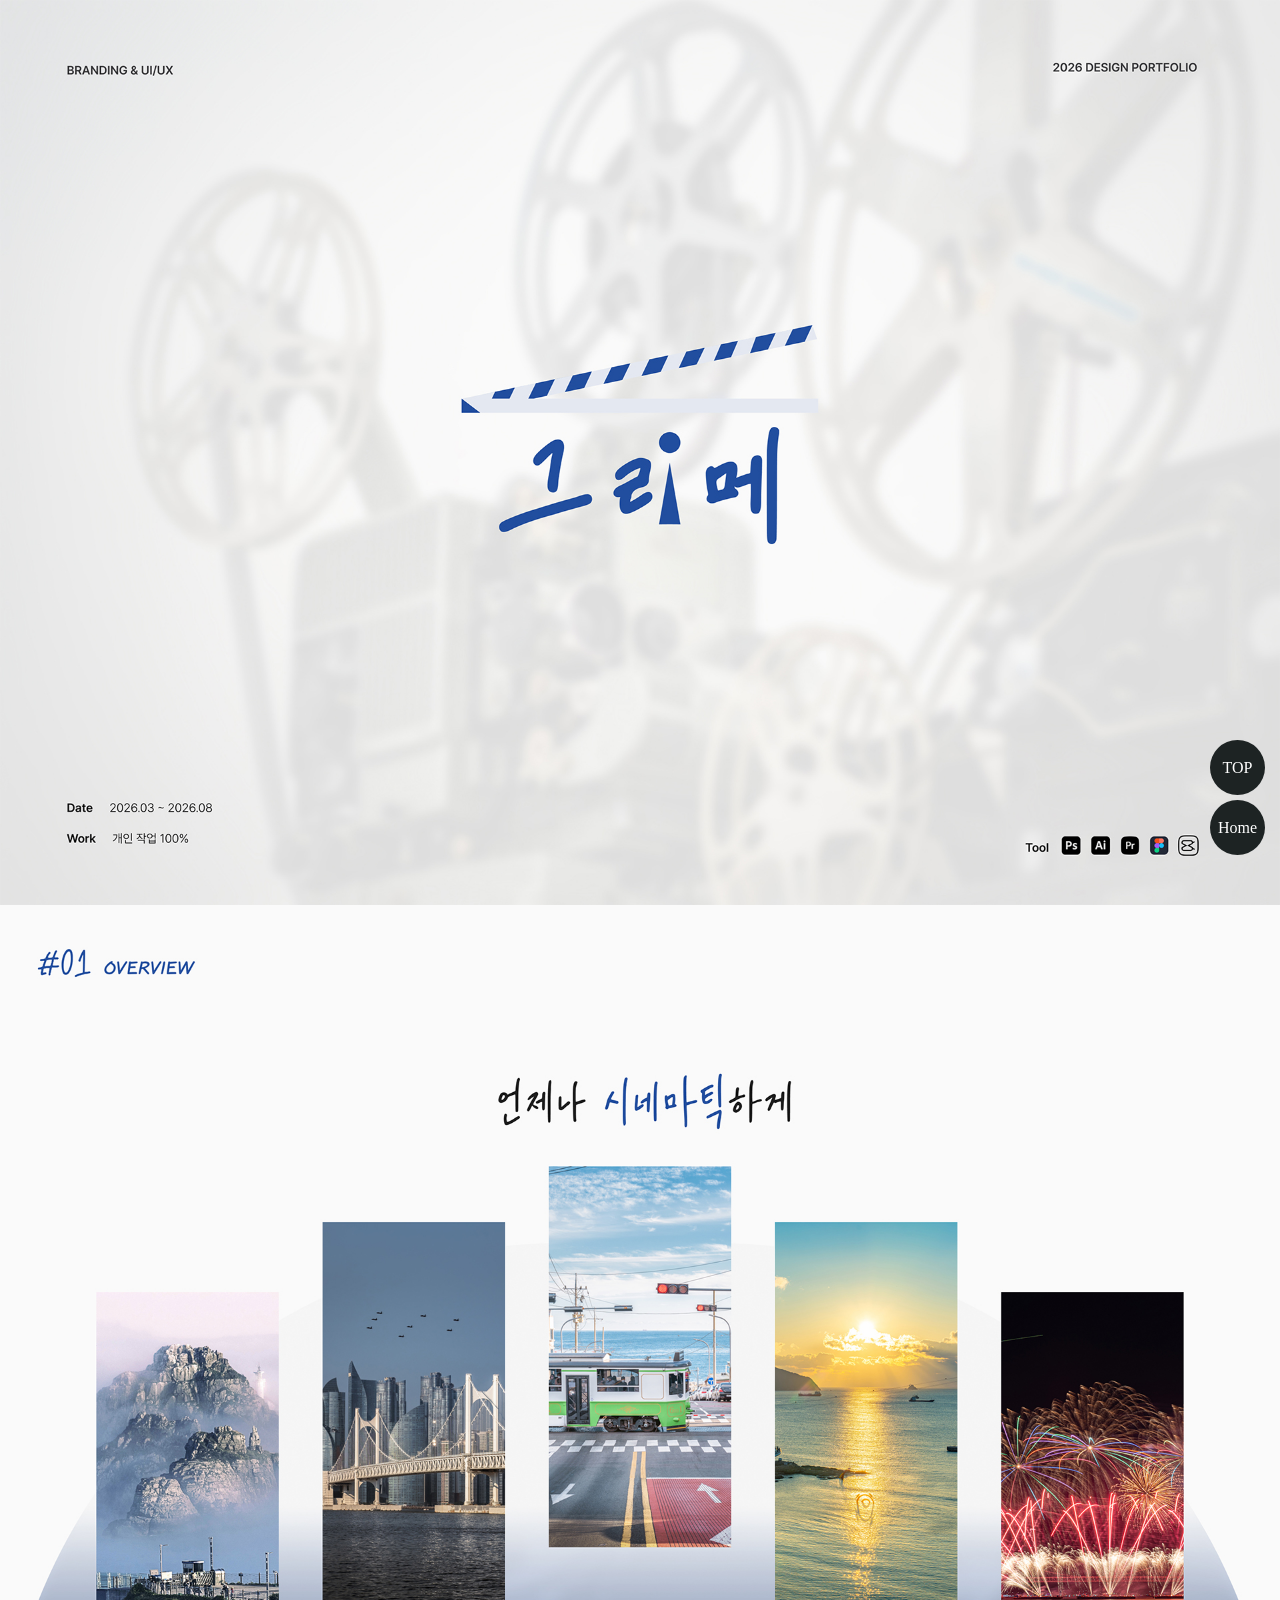
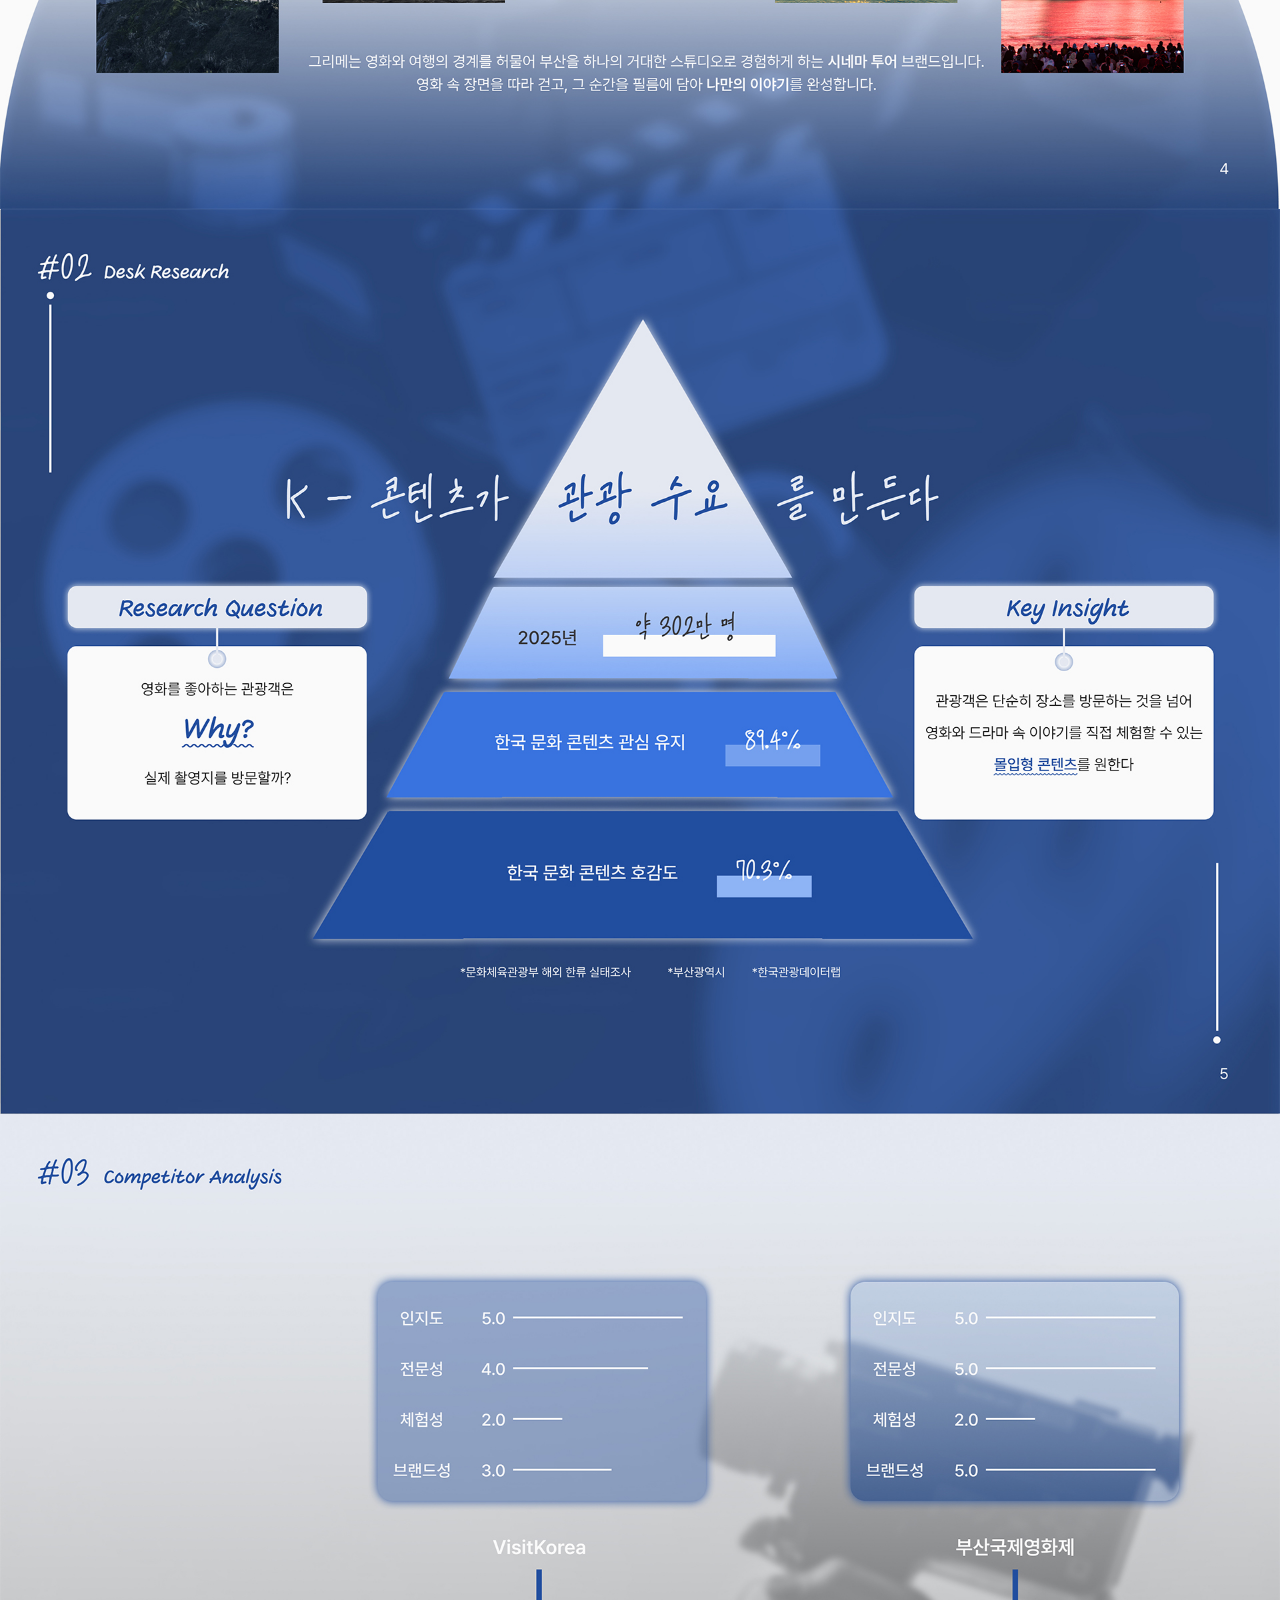
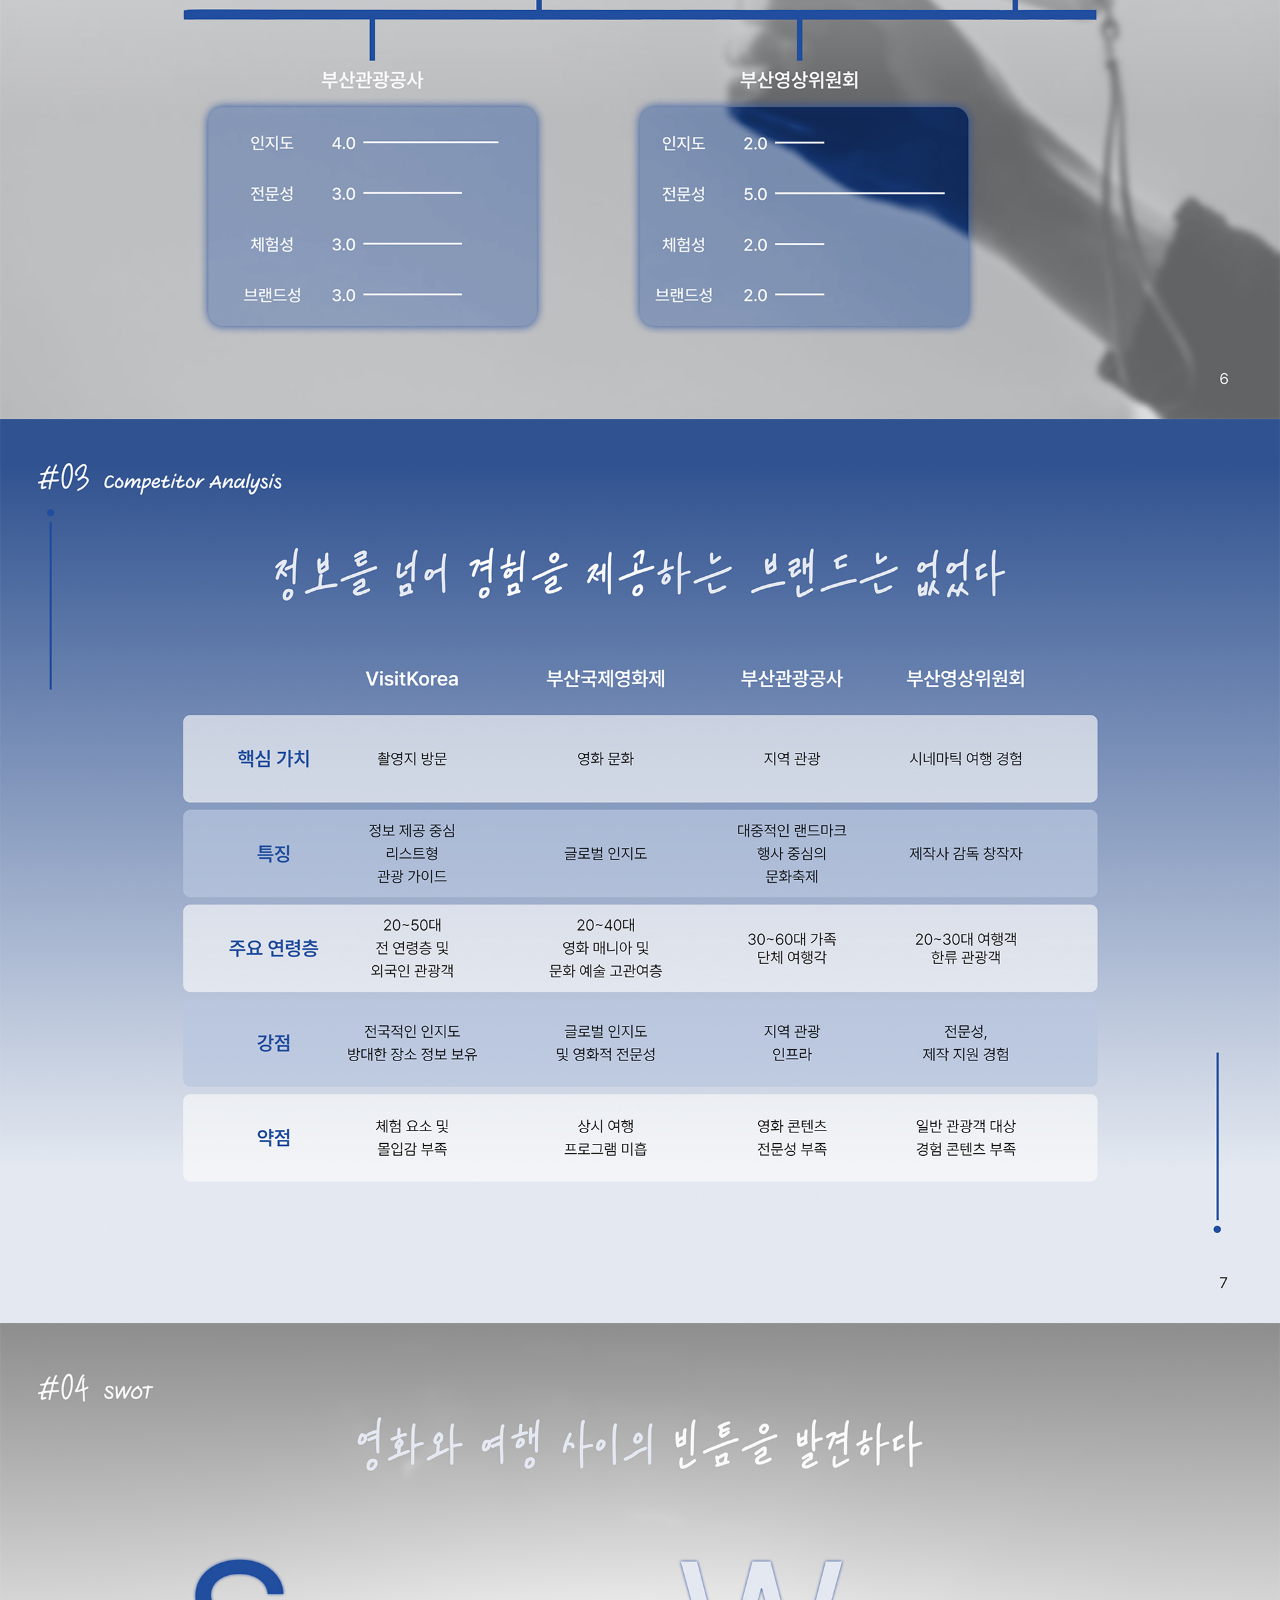
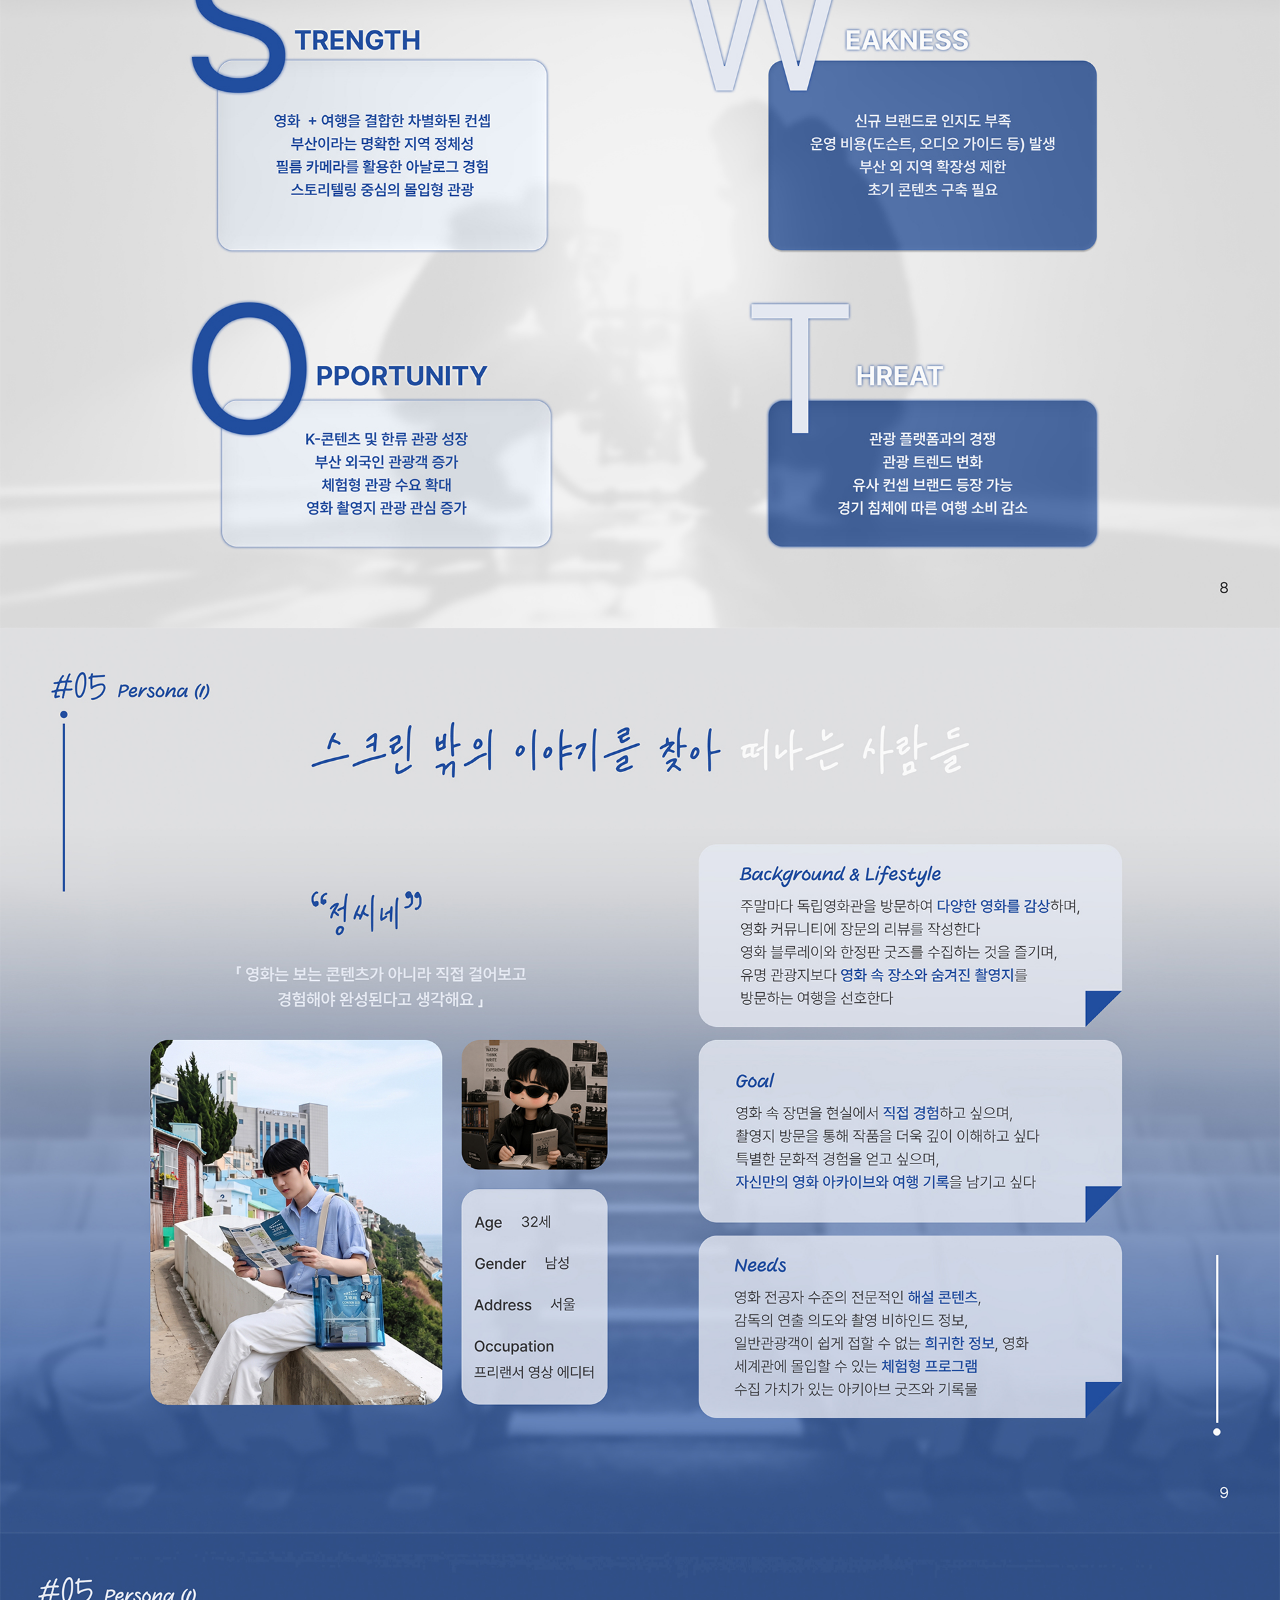
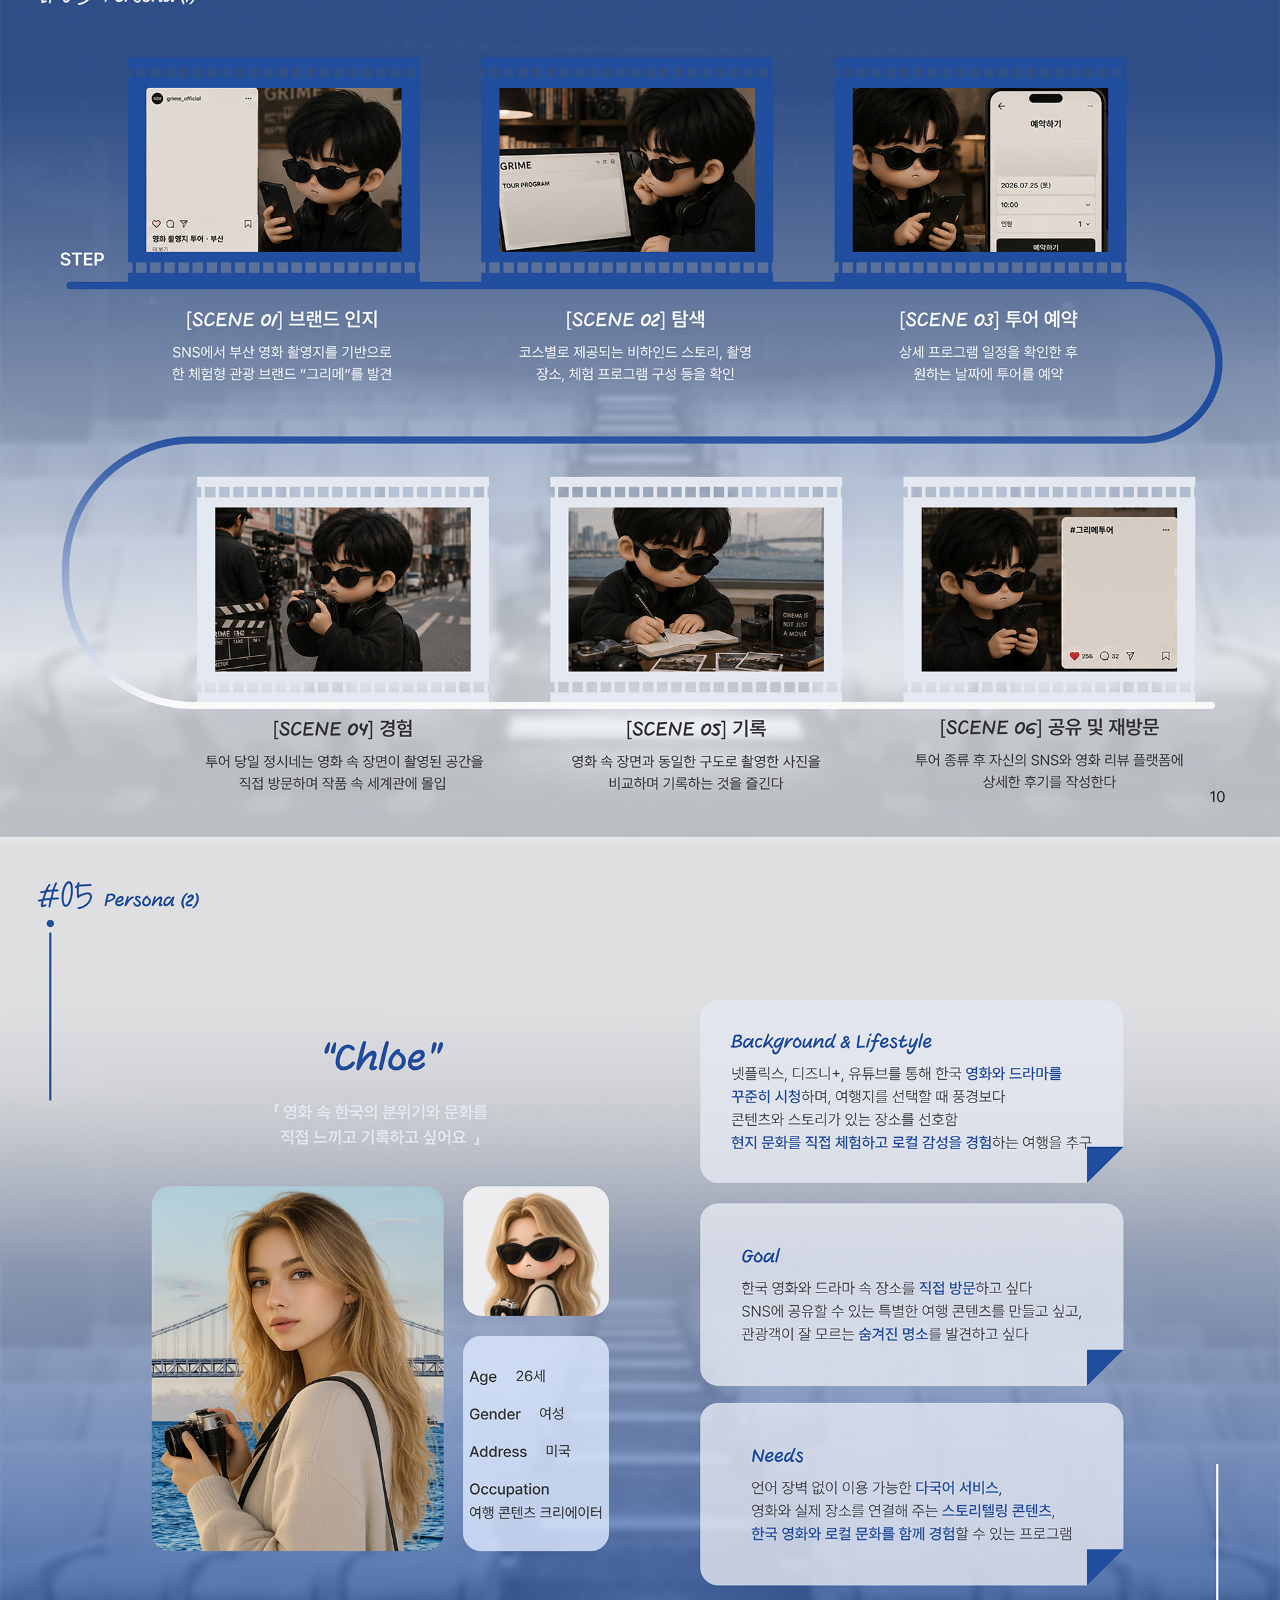
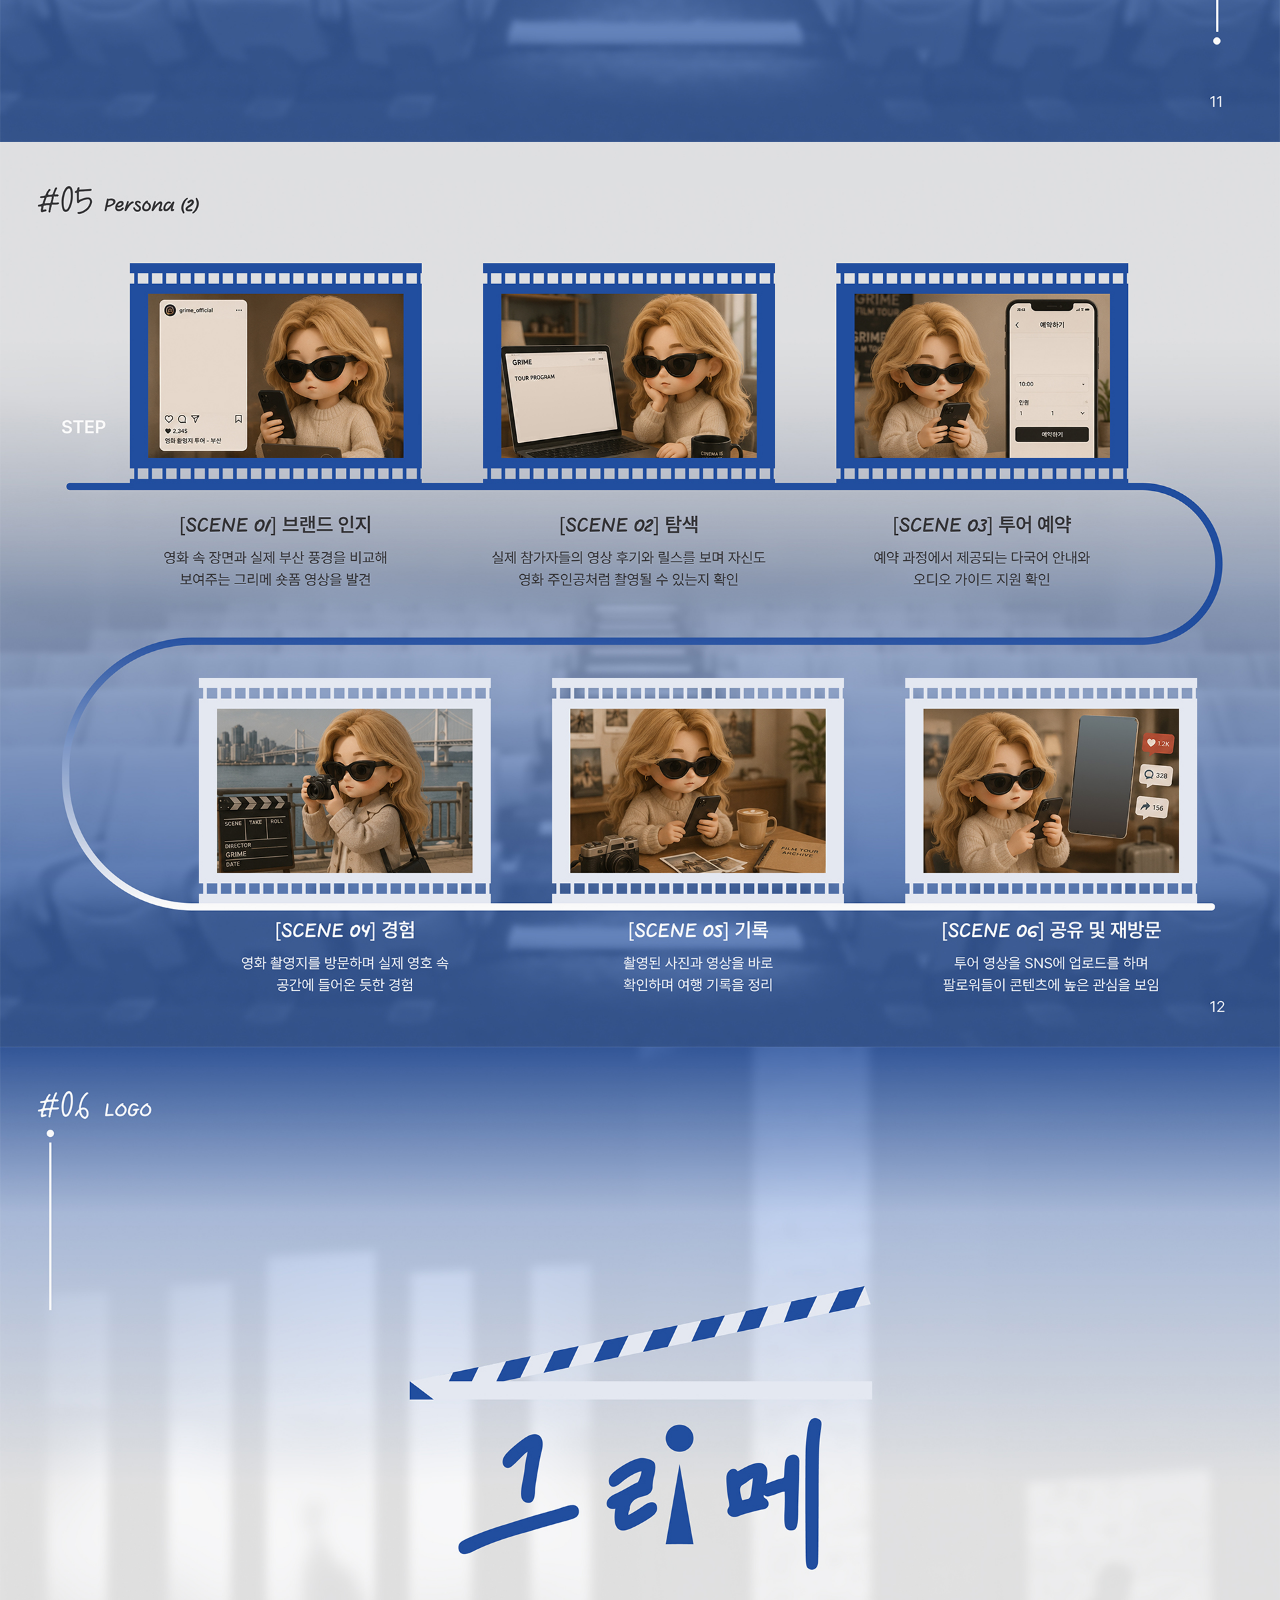
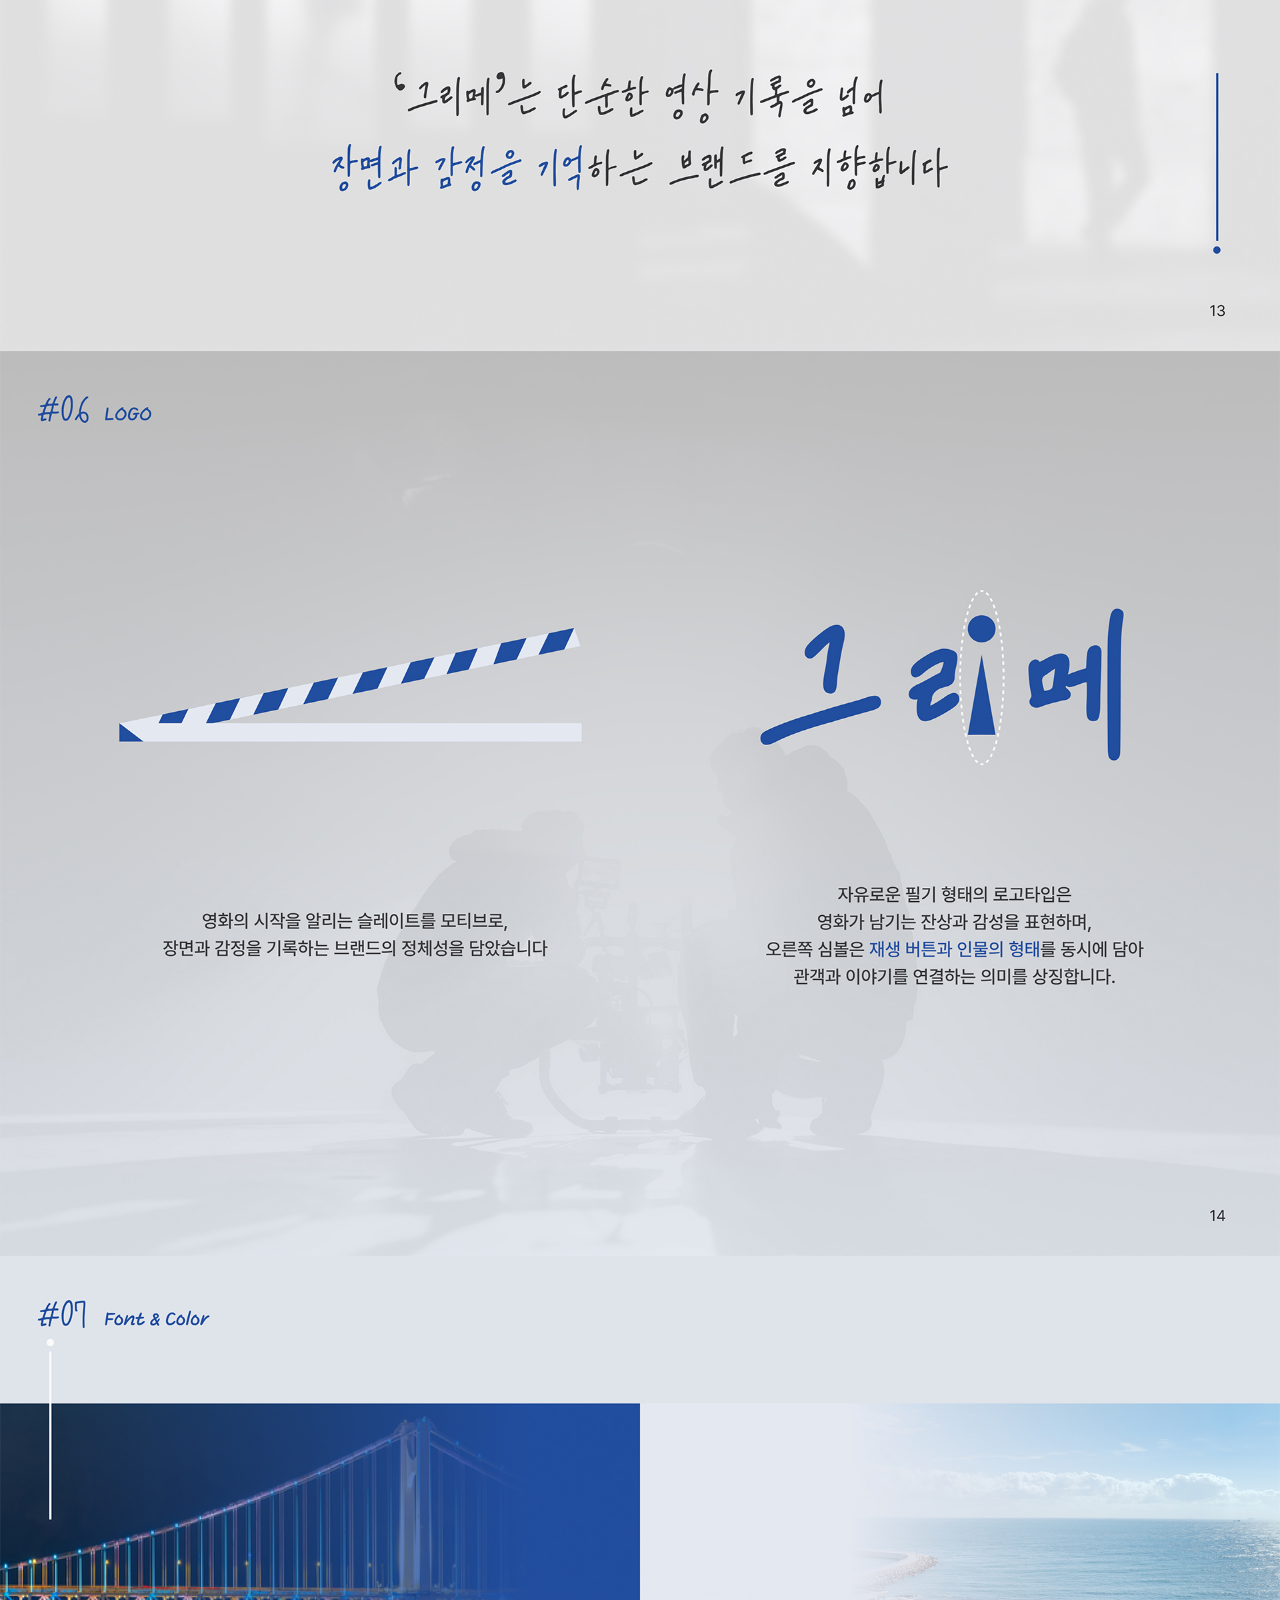
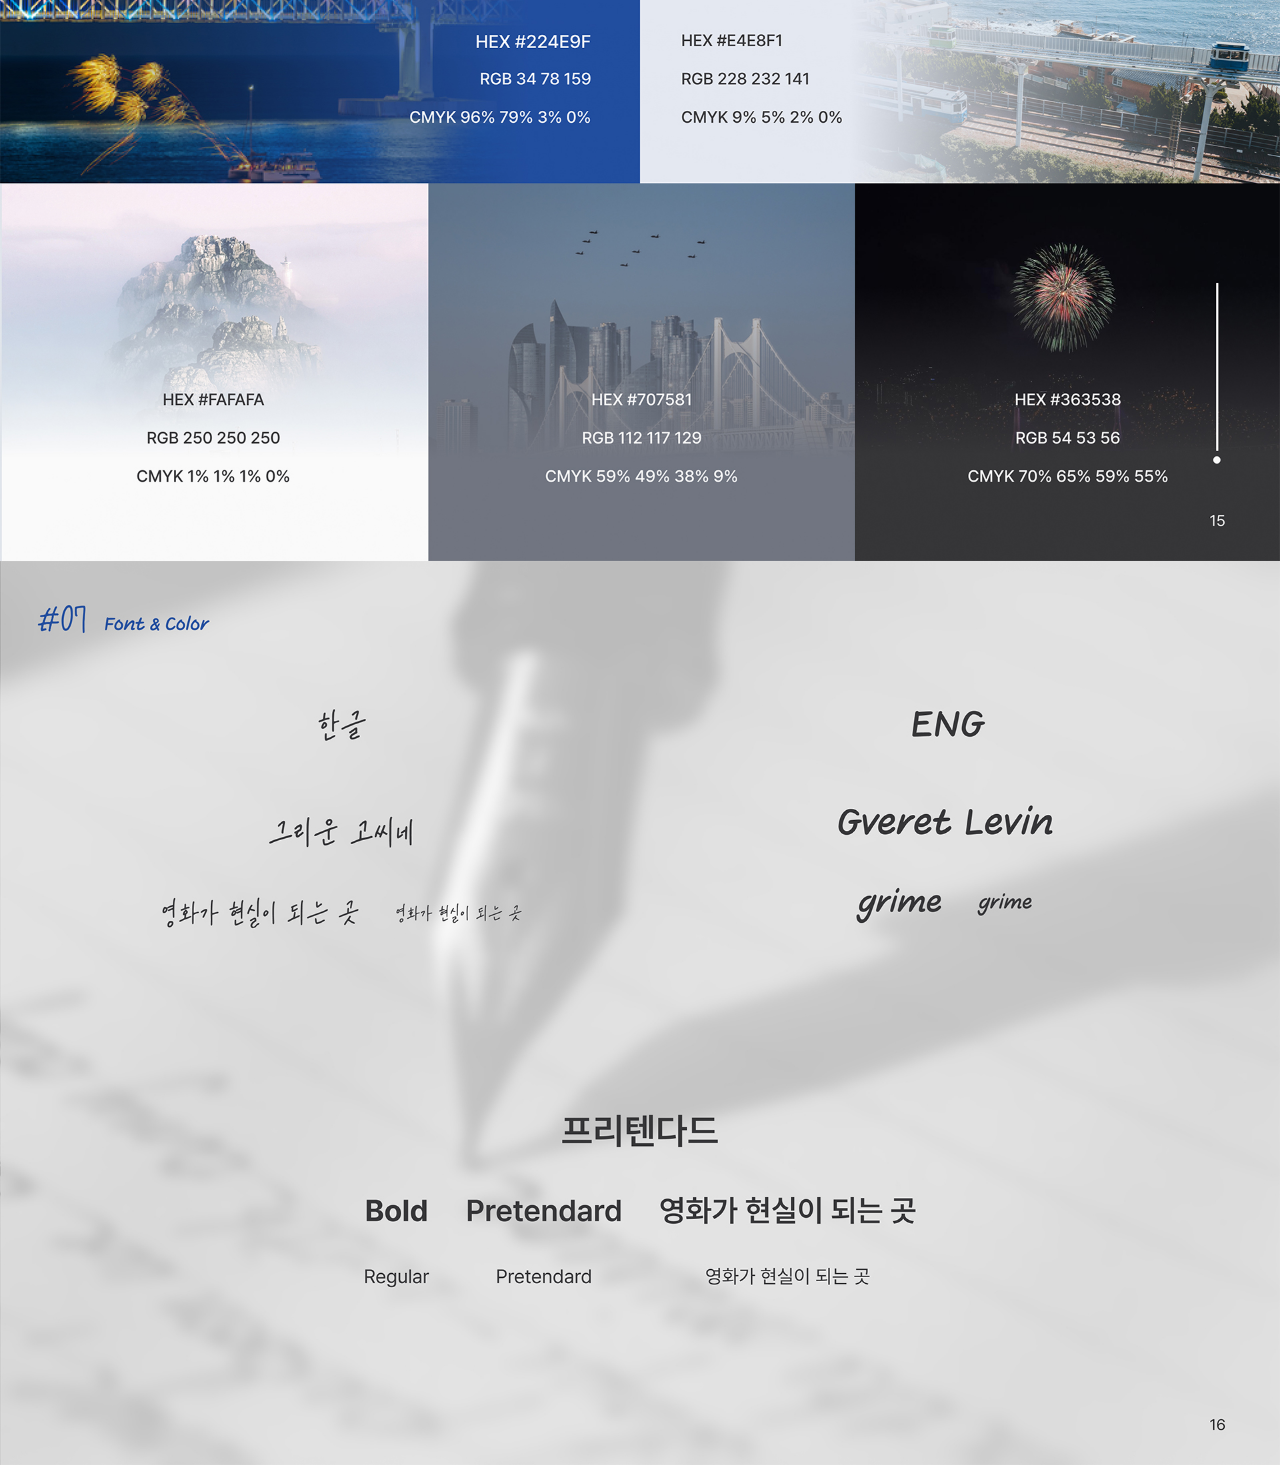
<file: brand_planning.html>
<!doctype html>
<html>
	<head>
		<title>Grime_planning</title>
		<meta charset="utf-8">
		<meta name="viewport" content="width=device-width, initial-scale=1">
		<meta http-equiv="X-UA-Compatible" content="IE=edge">
		<link rel="shortcut icon" href="./assets/img/brand_planning/favicon.svg" type="image/x-icon">
		<style>
			*{margin:0; padding:0;}
			a{text-decoration:none;
				color:inherit;}
			img{
				display: block;
				
			}
			.fixed_box{position:fixed;
				bottom:40px;
				right:30px;
				width:40px;}
			#top img{
					width: 100%;
				}
			.home_btn, .top_btn{
				display: inline-block;
				width:55px;
				line-height: 55px;
				background-color: #1d2323;
				text-align: center;
				border-radius:50%;
				margin-bottom:5px;
				color:#fff;
				transition: all 0.5s;
			}
			.fixed_box a:hover{
				background-color: #1d2323;
			}
		</style>
	</head>
	<body>
		<div id="top">
			<img src="./assets/img/brand_planning/Untitled-1_0002_A4 - 03.jpg.jpg" alt="bx이미지"><!--가이드 이미지 경로 지정하기-->
			<img src="./assets/img/brand_planning/Untitled-1_0003_A4 - 04.jpg.jpg" alt="bx이미지"><!--가이드 이미지 경로 지정하기-->
			<img src="./assets/img/brand_planning/Untitled-1_0004_A4 - 05.jpg.jpg" alt="bx이미지"><!--가이드 이미지 경로 지정하기-->
			<img src="./assets/img/brand_planning/Untitled-1_0005_A4 - 06.jpg.jpg" alt="bx이미지"><!--가이드 이미지 경로 지정하기-->
			<img src="./assets/img/brand_planning/Untitled-1_0006_A4 - 07.jpg.jpg" alt="bx이미지"><!--가이드 이미지 경로 지정하기-->
			<img src="./assets/img/brand_planning/Untitled-1_0007_A4 - 08.jpg.jpg" alt="bx이미지"><!--가이드 이미지 경로 지정하기-->
			<img src="./assets/img/brand_planning/Untitled-1_0008_A4 - 09.jpg.jpg" alt="bx이미지"><!--가이드 이미지 경로 지정하기-->
			<img src="./assets/img/brand_planning/Untitled-1_0009_A4 - 10.jpg.jpg" alt="bx이미지"><!--가이드 이미지 경로 지정하기-->
			<img src="./assets/img/brand_planning/Untitled-1_0010_A4 - 11.jpg.jpg" alt="bx이미지"><!--가이드 이미지 경로 지정하기-->
			<img src="./assets/img/brand_planning/Untitled-1_0011_A4 - 12.jpg.jpg" alt="bx이미지"><!--가이드 이미지 경로 지정하기-->
			<img src="./assets/img/brand_planning/Untitled-1_0012_A4 - 13.jpg.jpg" alt="bx이미지"><!--가이드 이미지 경로 지정하기-->
			<img src="./assets/img/brand_planning/Untitled-1_0013_A4 - 14.jpg.jpg" alt="bx이미지"><!--가이드 이미지 경로 지정하기-->
			<img src="./assets/img/brand_planning/Untitled-1_0014_A4 - 15.jpg.jpg" alt="bx이미지"><!--가이드 이미지 경로 지정하기-->
			<img src="./assets/img/brand_planning/Untitled-1_0015_A4 - 16.jpg.jpg" alt="bx이미지"><!--가이드 이미지 경로 지정하기-->
		</div>
		<div class="fixed_box">
			<a href="#top" class="top_btn"><!--href부분은 이미지를 감싼 div에 있는 id이름과 동일하게 설정.-->
				TOP
			</a>
			<a href="./index.html" target="_blank" class="home_btn">
				Home
			</a>
		</div>


		<!--이동시 부드럽게 이동시키기 위해 추가한 구문 시작. script쪽 전부 삭제가능.-->
		<script src="https://code.jquery.com/jquery-1.12.4.min.js" integrity="sha256-ZosEbRLbNQzLpnKIkEdrPv7lOy9C27hHQ+Xp8a4MxAQ=" crossorigin="anonymous"></script>
		<script>
			$(function() {
				$('a[href*="#"]:not([href="#"])').click(function() {
				if (location.pathname.replace(/^\//,'') == this.pathname.replace(/^\//,'') && location.hostname == this.hostname) {
				var target = $(this.hash);
				target = target.length ? target : $('[name=' + this.hash.slice(1) +']');
				if (target.length) {
				$('html, body').animate({
				scrollTop: target.offset().top
				}, 500);//움직이는 시간 조정
				return false;
				}
				}
				});
				});
		</script>
		<!--이동시 부드럽게 이동시키기 위해 추가한 구문 끝. 삭제가능.-->
	</body>
</html>
</file>
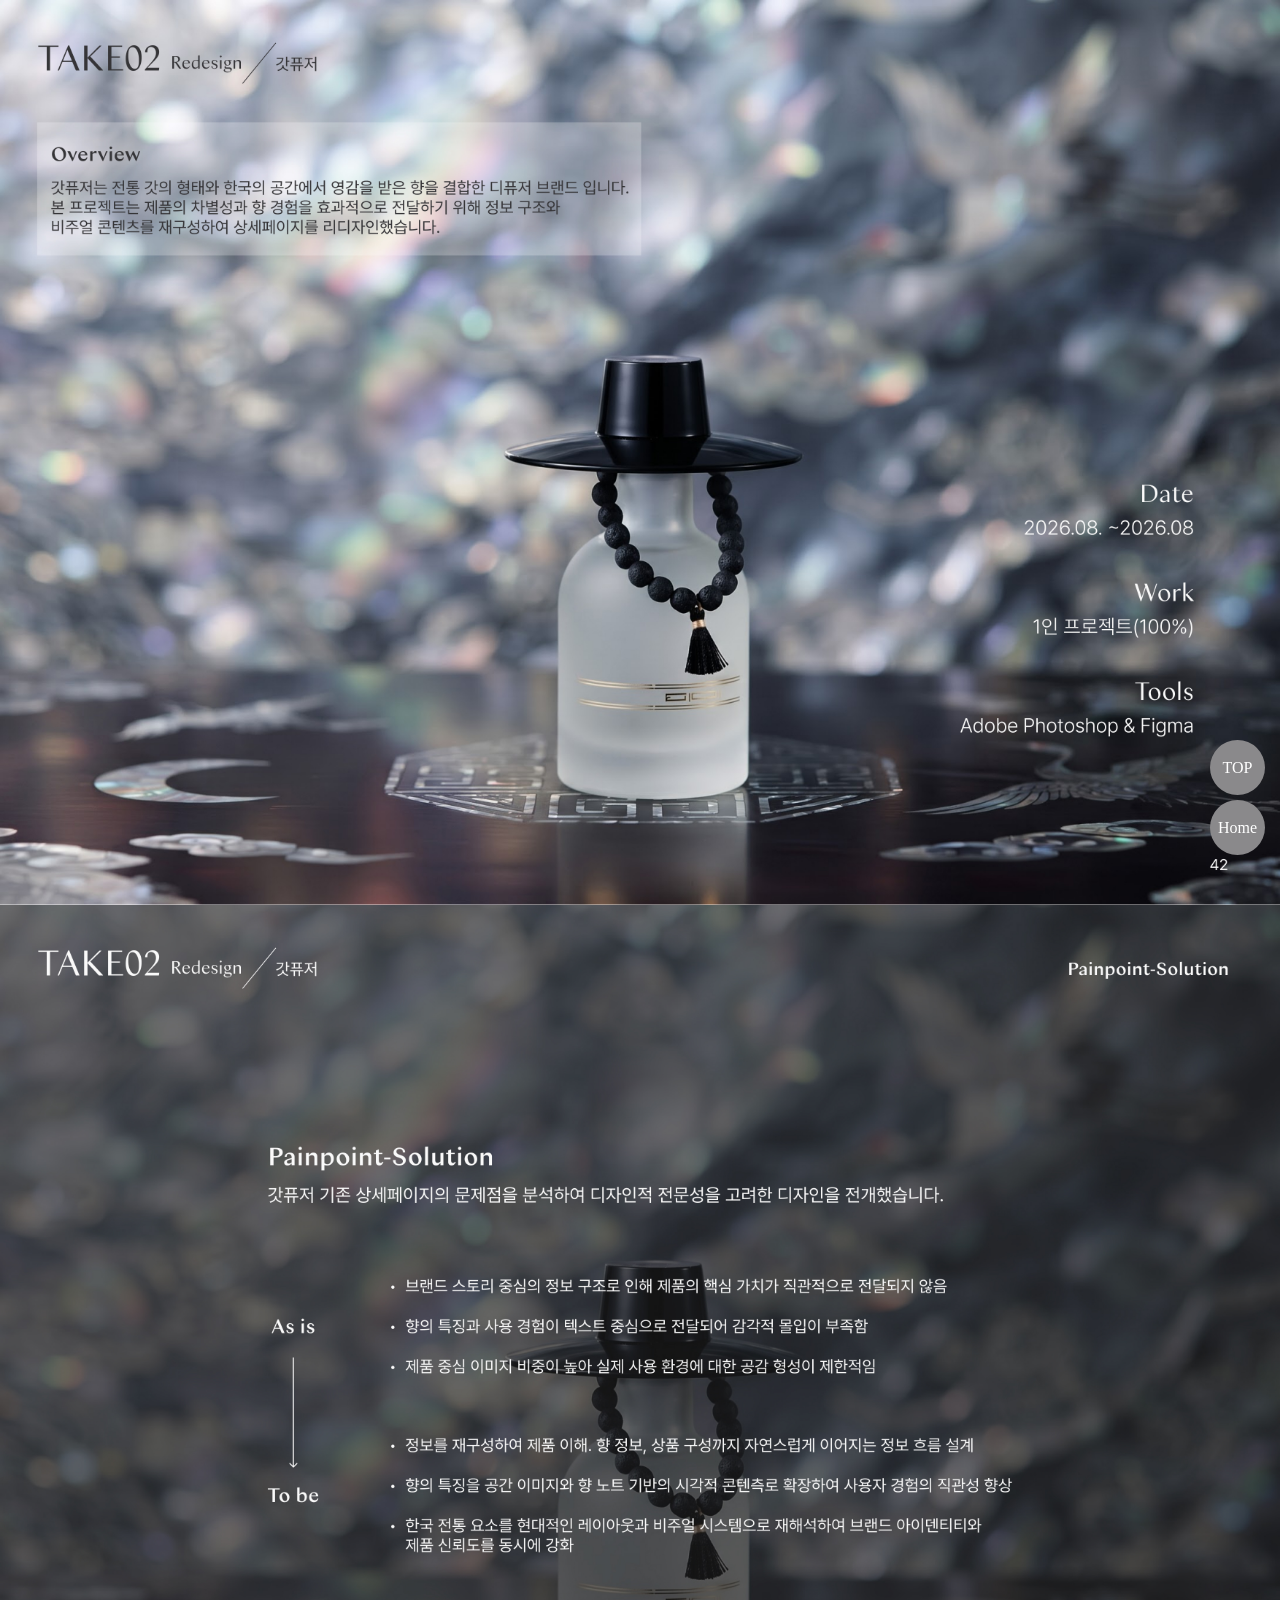
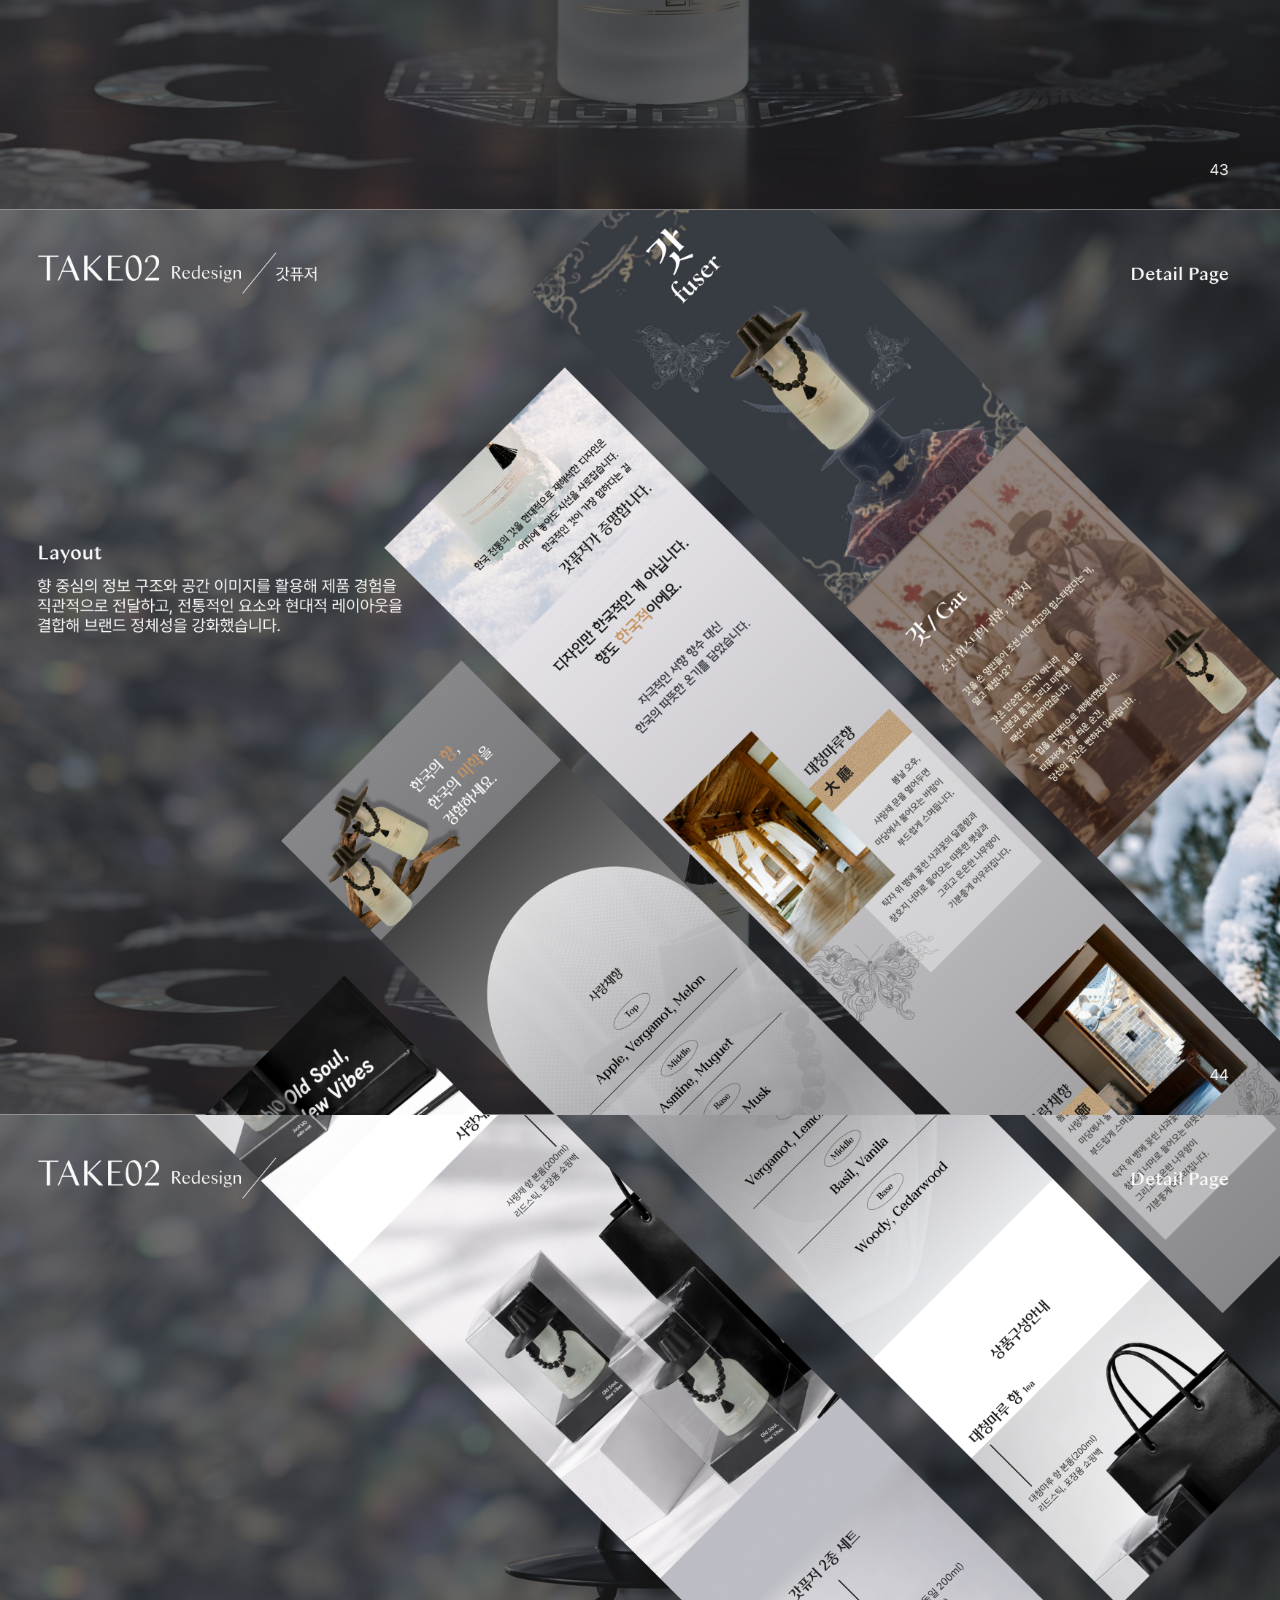
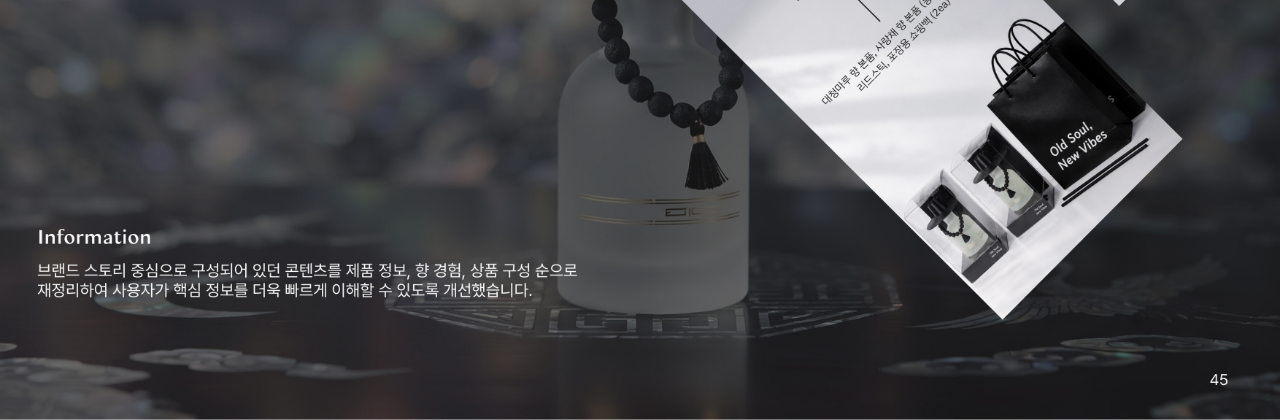
<file: gat.html>
<!doctype html>
<html>
	<head>
		<title>Gatfuser</title>
		<meta charset="utf-8">
		<meta name="viewport" content="width=device-width, initial-scale=1">
		<meta http-equiv="X-UA-Compatible" content="IE=edge">
		<link rel="shortcut icon" href="./assets/img/gat/gat.svg" type="image/x-icon">
		<style>
			*{margin:0; padding:0;}
			a{text-decoration:none;
				color:inherit;}
			img{
				display: block;
				
			}
			.fixed_box{position:fixed;
				bottom:40px;
				right:30px;
				width:40px;}
			#top img{
					width: 100%;
				}
			.home_btn, .top_btn{
				display: inline-block;
				width:55px;
				line-height: 55px;
				background-color: #8A898B;
				text-align: center;
				border-radius:50%;
				margin-bottom:5px;
				color:#fff;
				transition: all 0.5s;
			}
			.fixed_box a:hover{
				background-color: #1d2323;
			}
		</style>
	</head>
	<body>
		<div id="top">
			<img src="./assets/img/gat/A4 - 44.jpg" alt="bx이미지"><!--가이드 이미지 경로 지정하기-->
			<img src="./assets/img/gat/A4 - 45.jpg" alt="bx이미지"><!--가이드 이미지 경로 지정하기-->
			<img src="./assets/img/gat/A4 - 46.jpg" alt="bx이미지"><!--가이드 이미지 경로 지정하기-->
			<img src="./assets/img/gat/A4 - 47.jpg" alt="bx이미지"><!--가이드 이미지 경로 지정하기-->
		</div>
		<div class="fixed_box">
			<a href="#top" class="top_btn"><!--href부분은 이미지를 감싼 div에 있는 id이름과 동일하게 설정.-->
				TOP
			</a>
			<a href="포트폴리오사이트주소" target="_blank" class="home_btn">
				Home
			</a>
		</div>


		<!--이동시 부드럽게 이동시키기 위해 추가한 구문 시작. script쪽 전부 삭제가능.-->
		<script src="https://code.jquery.com/jquery-1.12.4.min.js" integrity="sha256-ZosEbRLbNQzLpnKIkEdrPv7lOy9C27hHQ+Xp8a4MxAQ=" crossorigin="anonymous"></script>
		<script>
			$(function() {
				$('a[href*="#"]:not([href="#"])').click(function() {
				if (location.pathname.replace(/^\//,'') == this.pathname.replace(/^\//,'') && location.hostname == this.hostname) {
				var target = $(this.hash);
				target = target.length ? target : $('[name=' + this.hash.slice(1) +']');
				if (target.length) {
				$('html, body').animate({
				scrollTop: target.offset().top
				}, 500);//움직이는 시간 조정
				return false;
				}
				}
				});
				});
		</script>
		<!--이동시 부드럽게 이동시키기 위해 추가한 구문 끝. 삭제가능.-->
	</body>
</html>
</file>
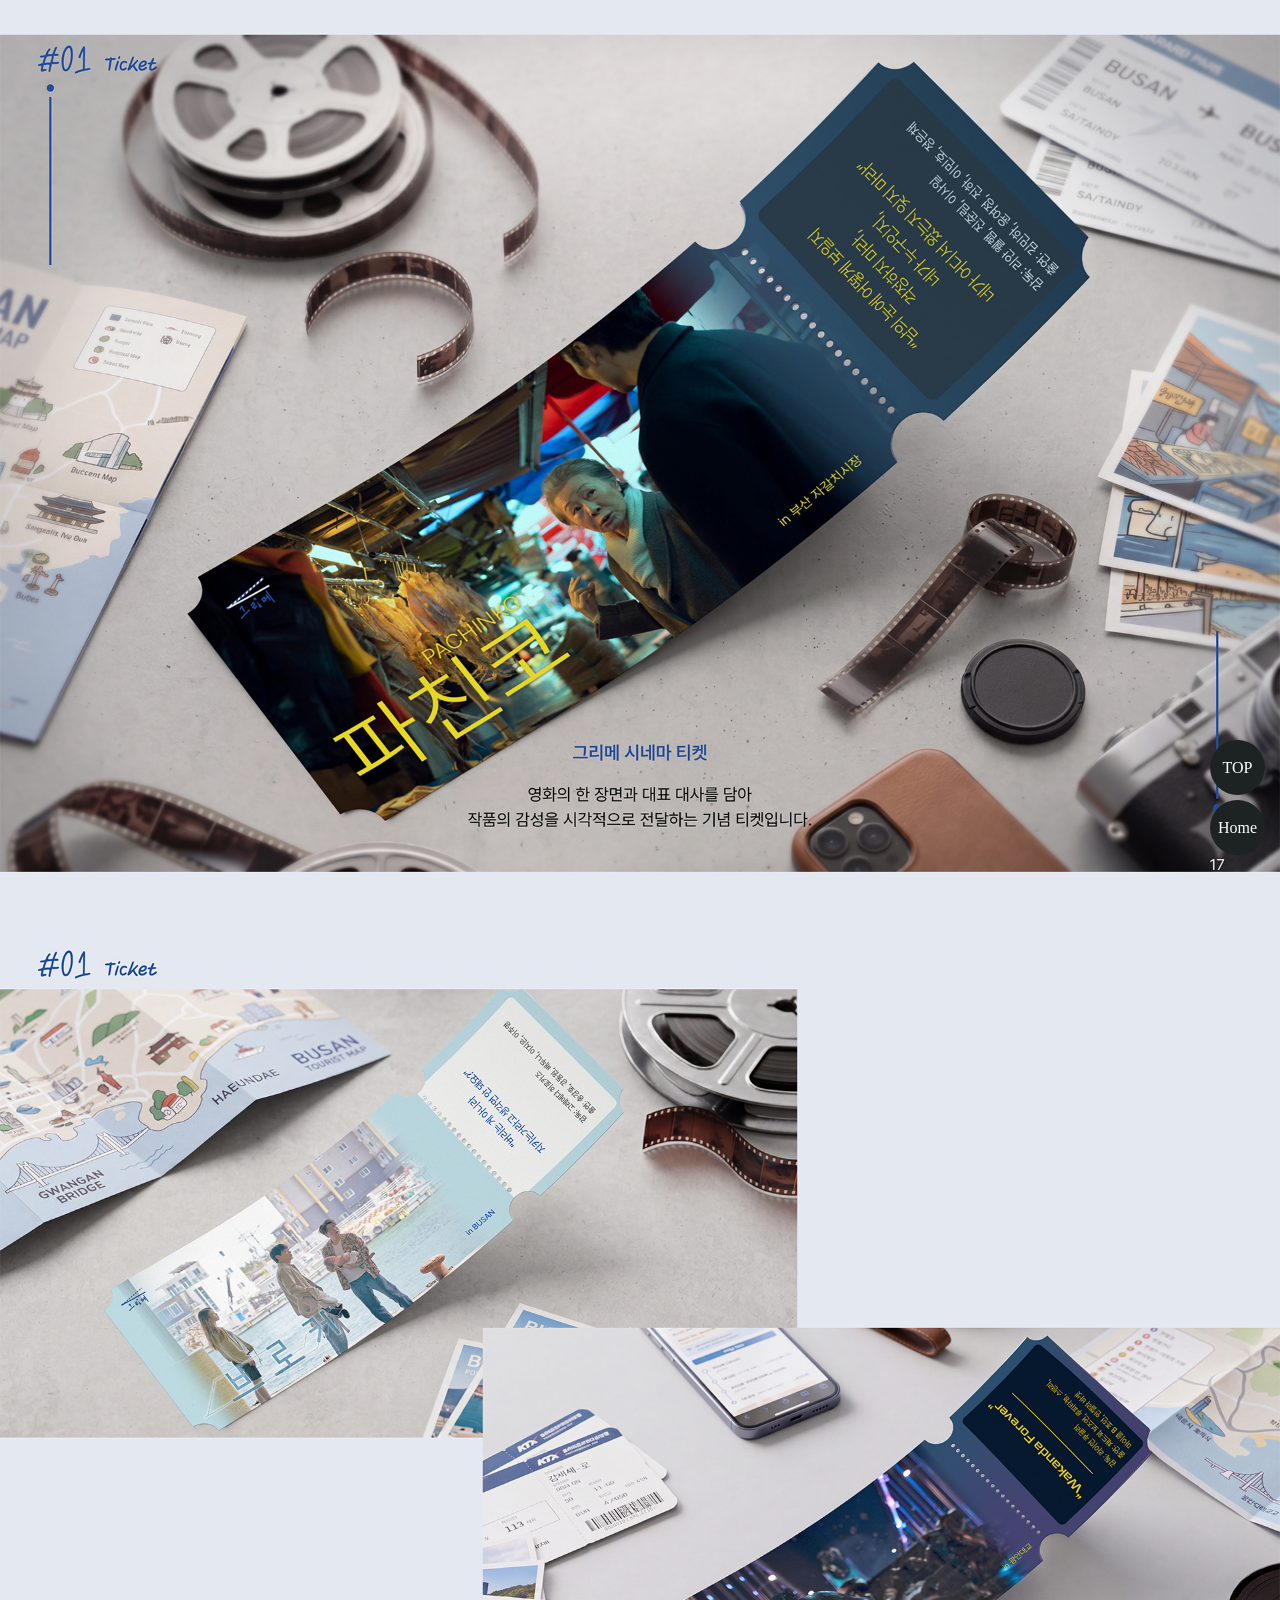
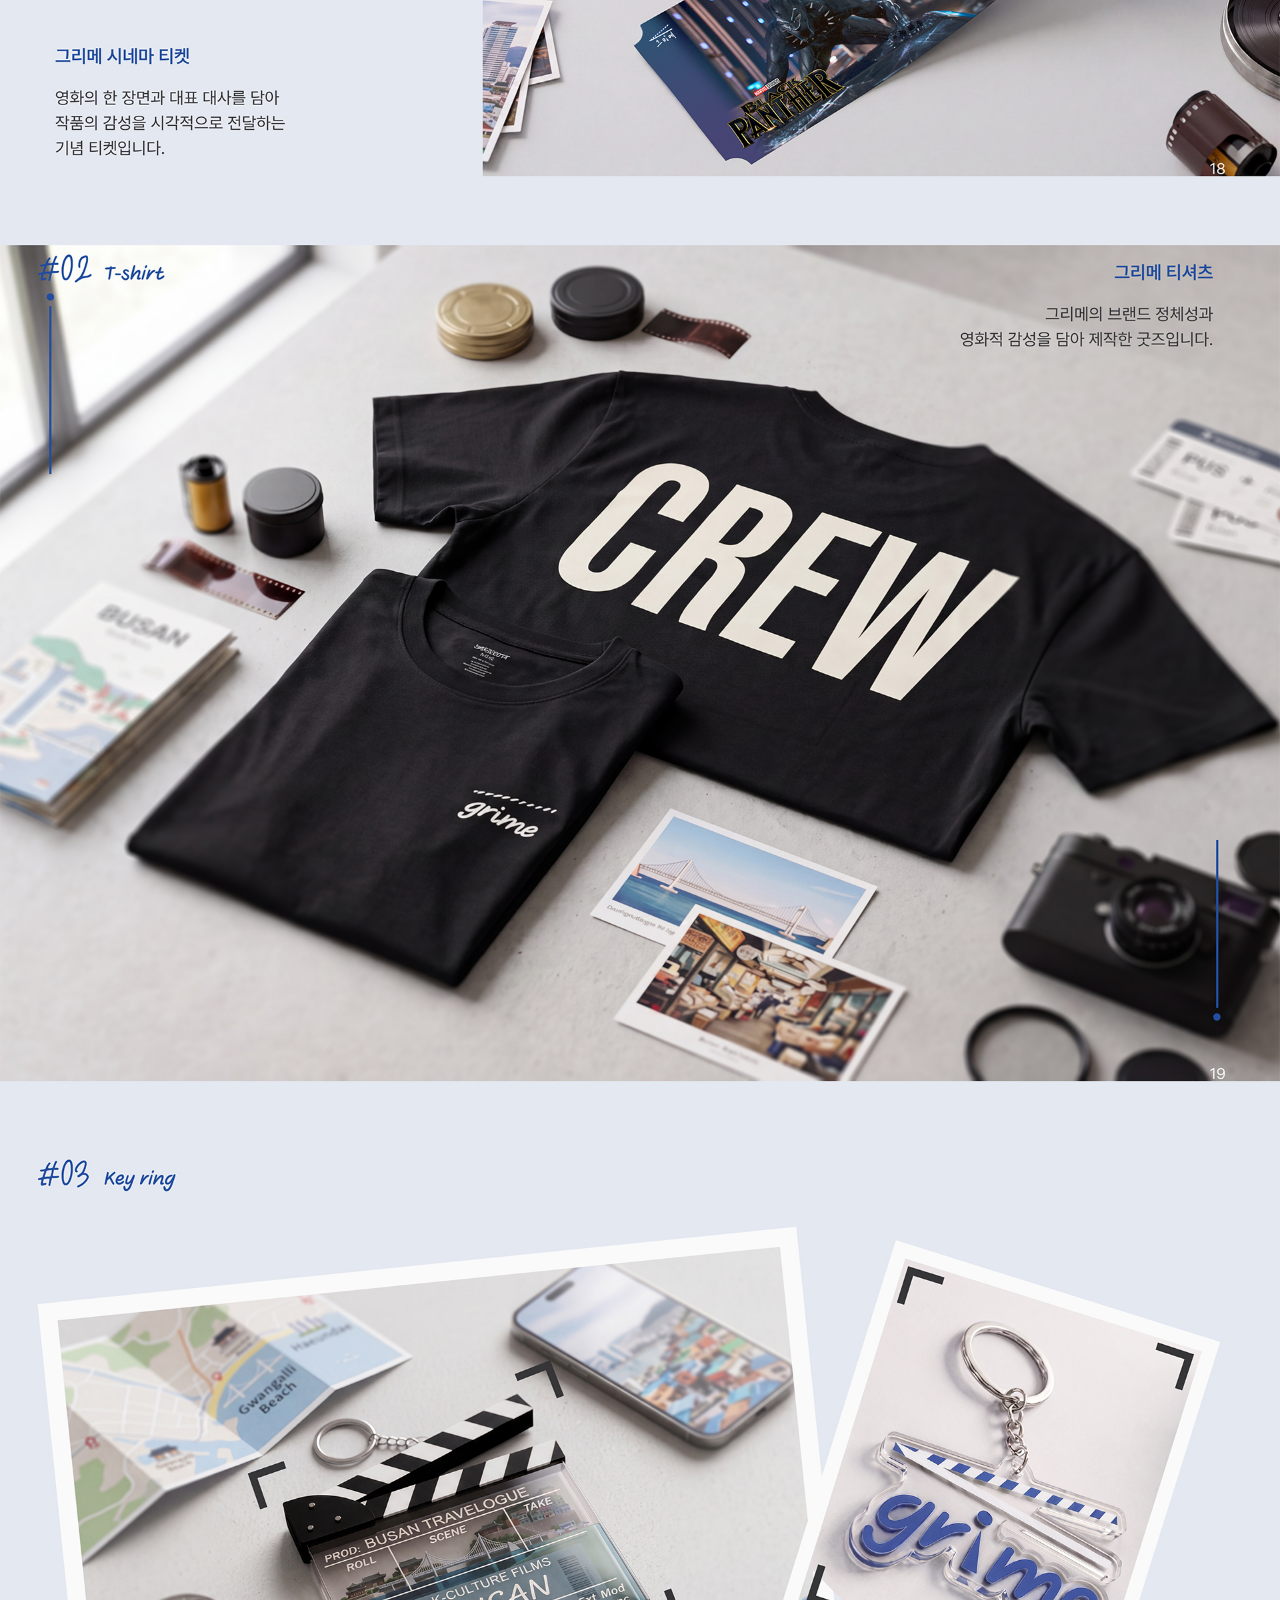
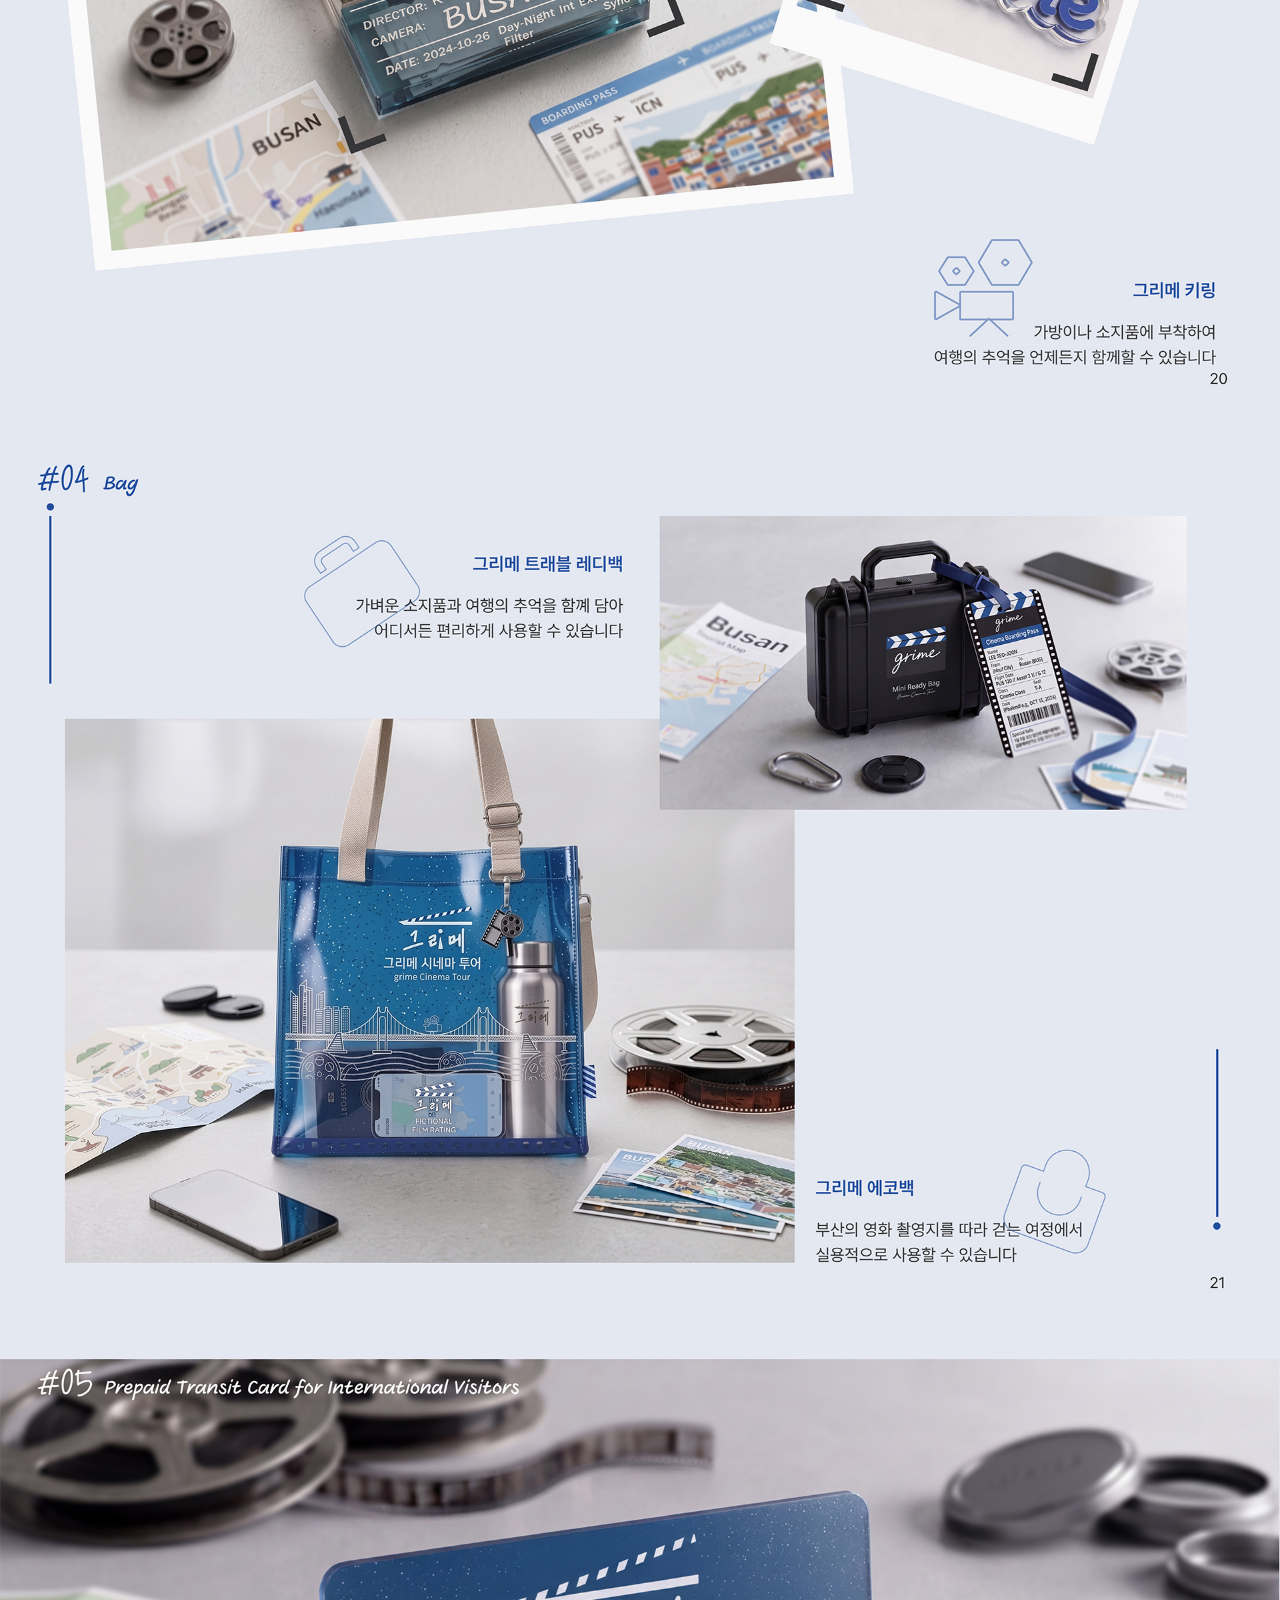
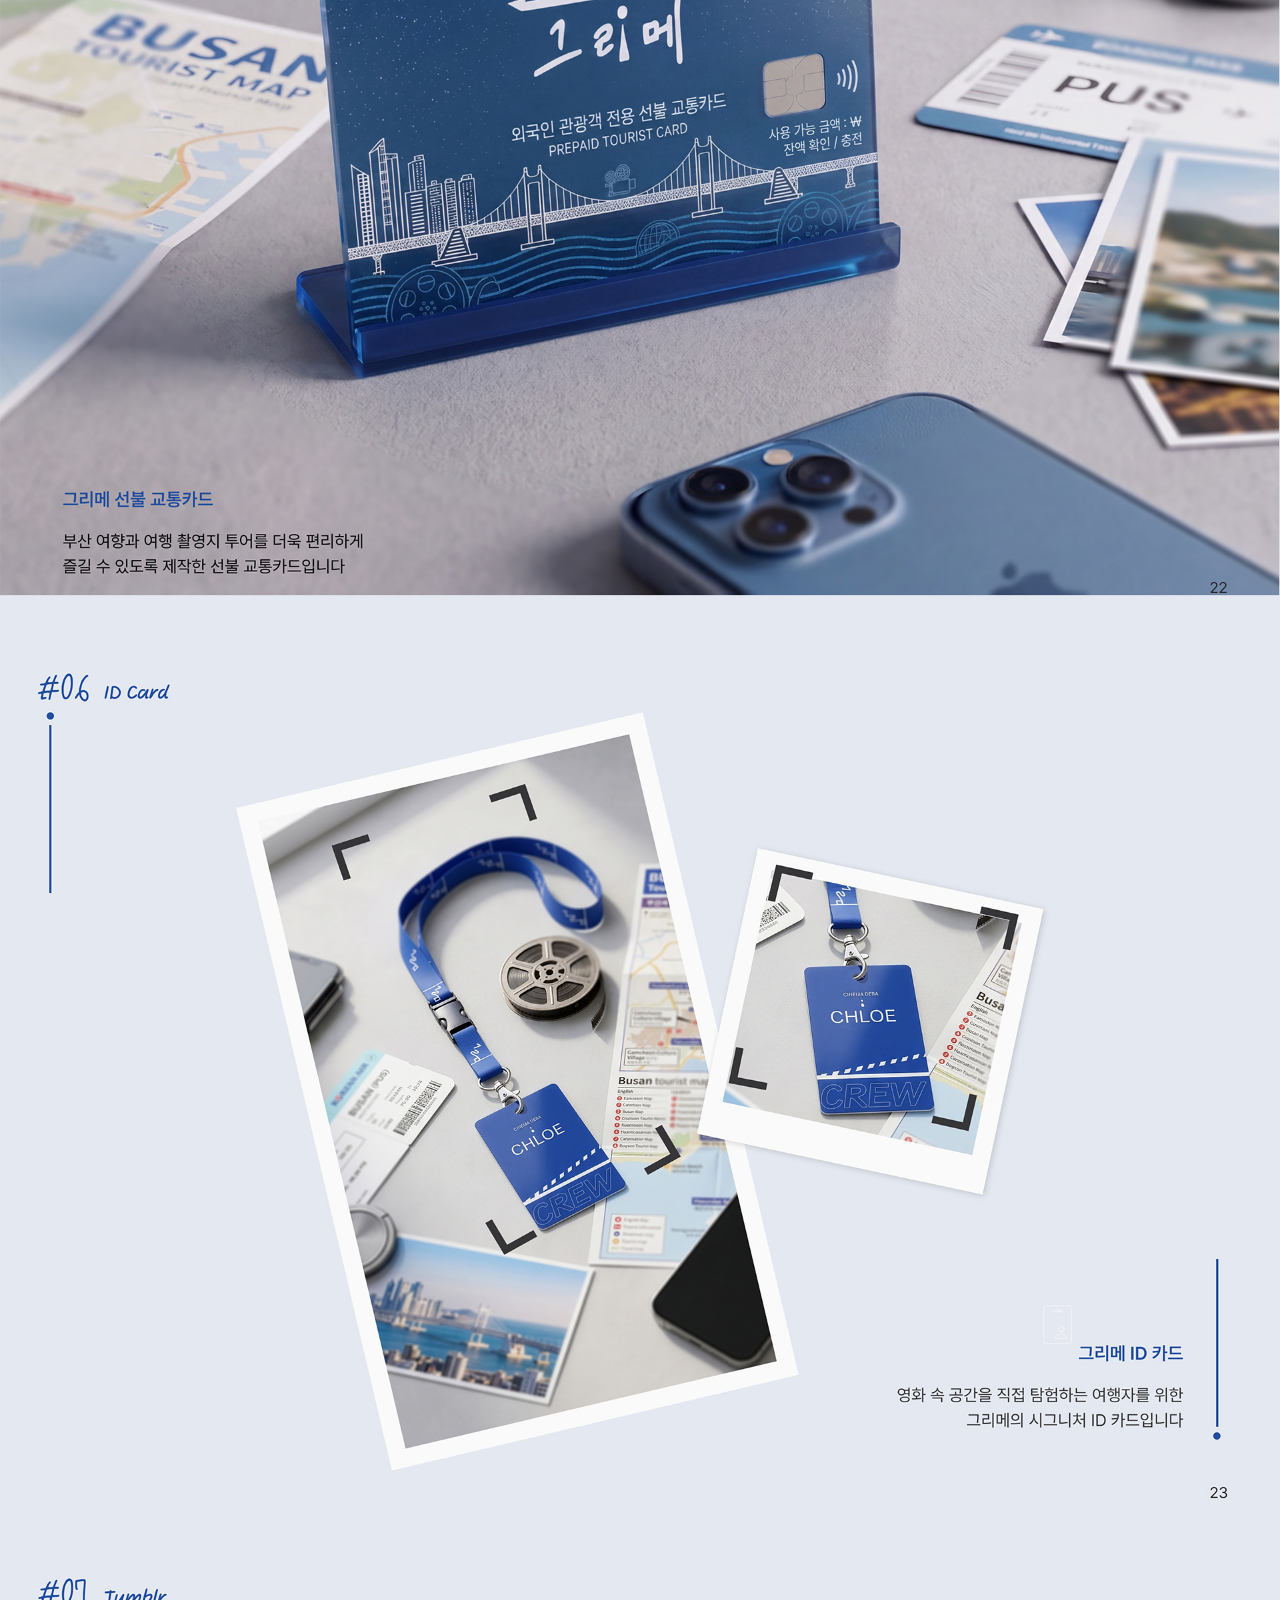
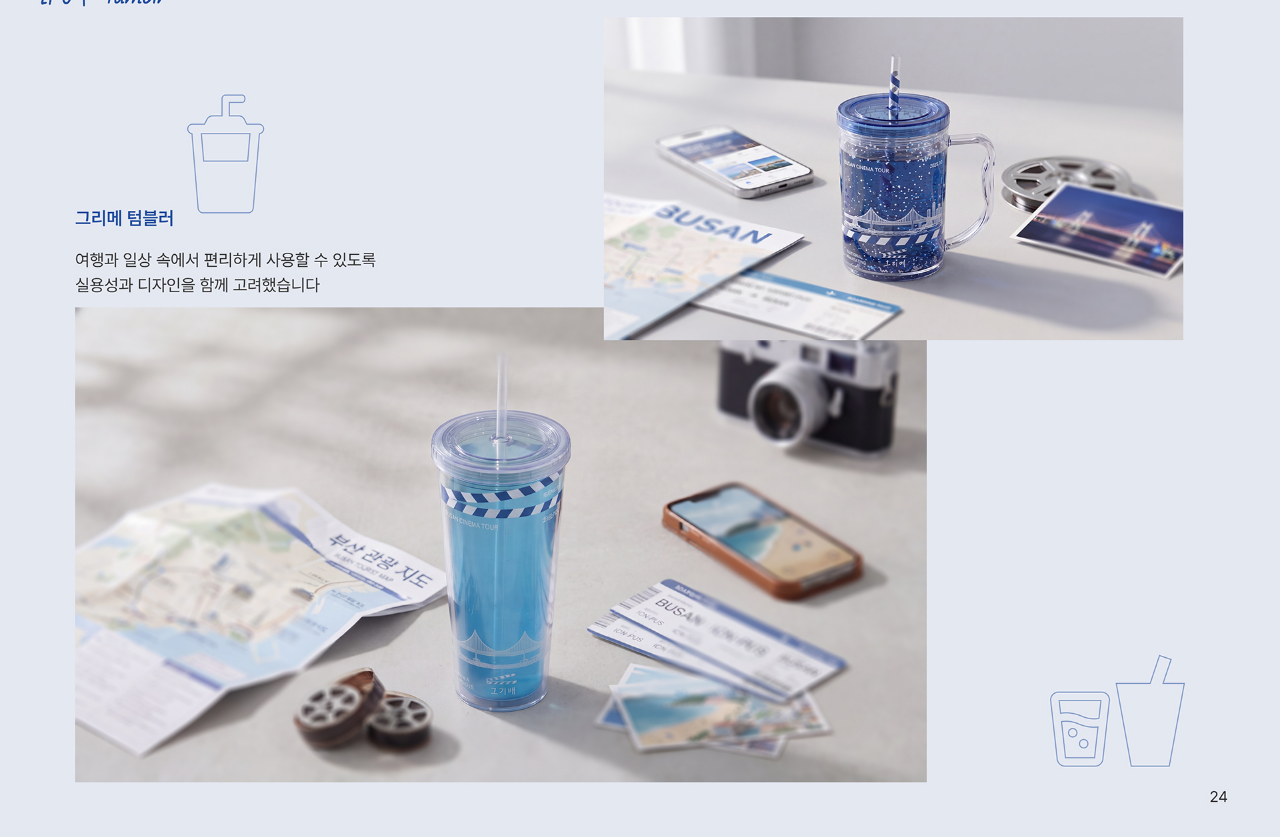
<file: mockup.html>
<!doctype html>
<html>
	<head>
		<title>Grime_mockup</title>
		<meta charset="utf-8">
		<meta name="viewport" content="width=device-width, initial-scale=1">
		<meta http-equiv="X-UA-Compatible" content="IE=edge">
		<link rel="shortcut icon" href="./assets/img/mockup/favicon.svg" type="image/x-icon">
		<style>
			*{margin:0; padding:0;}
			a{text-decoration:none;
				color:inherit;}
			img{
				display: block;
				
			}
			.fixed_box{position:fixed;
				bottom:40px;
				right:30px;
				width:40px;}
			#top img{
					width: 100%;
				}
			.home_btn, .top_btn{
				display: inline-block;
				width:55px;
				line-height: 55px;
				background-color: #1d2323;
				text-align: center;
				border-radius:50%;
				margin-bottom:5px;
				color:#fff;
				transition: all 0.5s;
			}
			.fixed_box a:hover{
				background-color: #1d2323;
			}
		</style>
	</head>
	<body>
		<div id="top">
			<img src="./assets/img/mockup/Untitled-1_0016_A4 - 17.jpg.jpg" alt="bx이미지"><!--가이드 이미지 경로 지정하기-->
			<img src="./assets/img/mockup/Untitled-1_0017_A4 - 18.jpg.jpg" alt="bx이미지"><!--가이드 이미지 경로 지정하기-->
			<img src="./assets/img/mockup/Untitled-1_0018_A4 - 19.jpg.jpg" alt="bx이미지"><!--가이드 이미지 경로 지정하기-->
			<img src="./assets/img/mockup/Untitled-1_0019_A4 - 20.jpg.jpg" alt="bx이미지"><!--가이드 이미지 경로 지정하기-->
			<img src="./assets/img/mockup/Untitled-1_0020_A4 - 21.jpg.jpg" alt="bx이미지"><!--가이드 이미지 경로 지정하기-->
			<img src="./assets/img/mockup/Untitled-1_0021_A4 - 22.jpg.jpg" alt="bx이미지"><!--가이드 이미지 경로 지정하기-->
			<img src="./assets/img/mockup/Untitled-1_0022_A4 - 23.jpg.jpg" alt="bx이미지"><!--가이드 이미지 경로 지정하기-->
			<img src="./assets/img/mockup/Untitled-1_0023_A4 - 24.jpg.jpg" alt="bx이미지"><!--가이드 이미지 경로 지정하기-->
		</div>
		<div class="fixed_box">
			<a href="#top" class="top_btn"><!--href부분은 이미지를 감싼 div에 있는 id이름과 동일하게 설정.-->
				TOP
			</a>
			<a href="./index.html" target="_blank" class="home_btn">
				Home
			</a>
		</div>


		<!--이동시 부드럽게 이동시키기 위해 추가한 구문 시작. script쪽 전부 삭제가능.-->
		<script src="https://code.jquery.com/jquery-1.12.4.min.js" integrity="sha256-ZosEbRLbNQzLpnKIkEdrPv7lOy9C27hHQ+Xp8a4MxAQ=" crossorigin="anonymous"></script>
		<script>
			$(function() {
				$('a[href*="#"]:not([href="#"])').click(function() {
				if (location.pathname.replace(/^\//,'') == this.pathname.replace(/^\//,'') && location.hostname == this.hostname) {
				var target = $(this.hash);
				target = target.length ? target : $('[name=' + this.hash.slice(1) +']');
				if (target.length) {
				$('html, body').animate({
				scrollTop: target.offset().top
				}, 500);//움직이는 시간 조정
				return false;
				}
				}
				});
				});
		</script>
		<!--이동시 부드럽게 이동시키기 위해 추가한 구문 끝. 삭제가능.-->
	</body>
</html>
</file>
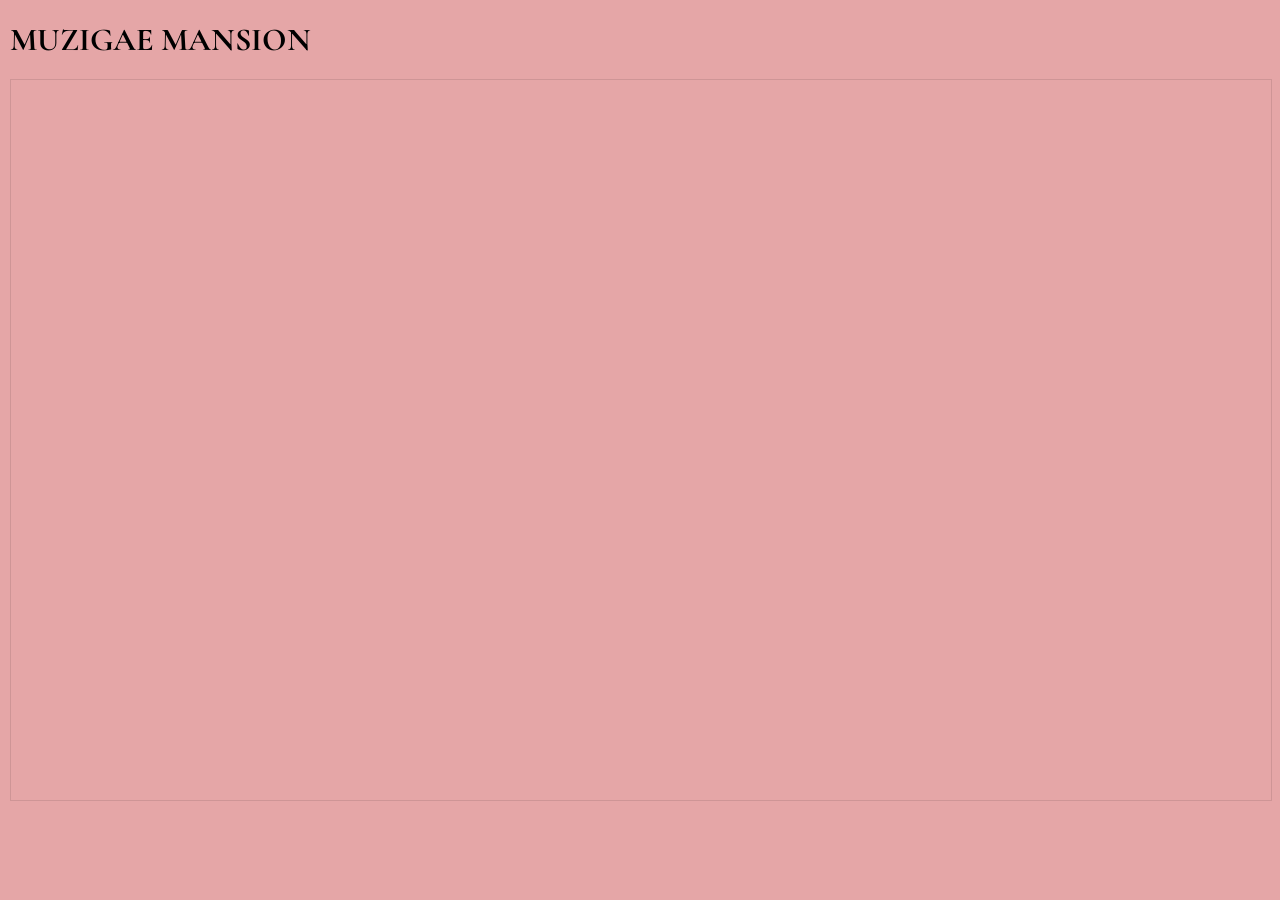
<file: muz_banner.html>
<!DOCTYPE html>
<html lang="en">
<head>
    <meta charset="UTF-8">
    <meta name="viewport" content="width=device-width, initial-scale=1.0">
    <link href="https://fonts.googleapis.com/css2?family=Cormorant+Garamond:ital,wght@0,300..700;1,300..700&family=IBM+Plex+Sans+KR&display=swap" rel="stylesheet">
    <link rel="shortcut icon" href="./assets/img/banner/muzigae_favicon.svg" type="image/x-icon">
    <title>MUZIGAE MANSION</title>
    <style>
        *{
            margin: 0;
            padding: 0;
        }
	body{
		background-color:#E5A6A7;
	}
	h1{
		padding:20px 0;
        font-family: "Cormorant Garamond"
	}
        .figma{
            max-width:1500PX;
		padding:0 10px;
            height: 80vh;
            margin:0 auto;
		box-sizing:border-box;
        }
    </style>
</head>
<body>
   
    <div class="figma">
    <h1>MUZIGAE MANSION</h1>
    <iframe style="border: 1px solid rgba(0, 0, 0, 0.1);" width="100%" height="100%" src="https://embed.figma.com/proto/20s6izzEqEdjQqE8fEFKHd/%EC%B9%B4%EC%B9%B4%EC%98%A4_%EB%B9%84%EC%A6%88%EB%8B%88%EC%8A%A4_%EB%B0%B0%EB%84%88_%EB%AC%B4%EC%A7%80%EA%B0%9C%EB%A7%A8%EC%85%98?node-id=1-200&p=f&viewport=320%2C19%2C0.22&scaling=scale-down&content-scaling=fixed&starting-point-node-id=1%3A200&page-id=0%3A1&embed-host=share" allowfullscreen></iframe>
    <!--피그마 링크의 임베드 코드 가져오기로 가져와서 크기 수정합니다!-->
</body>
</html>
</file>
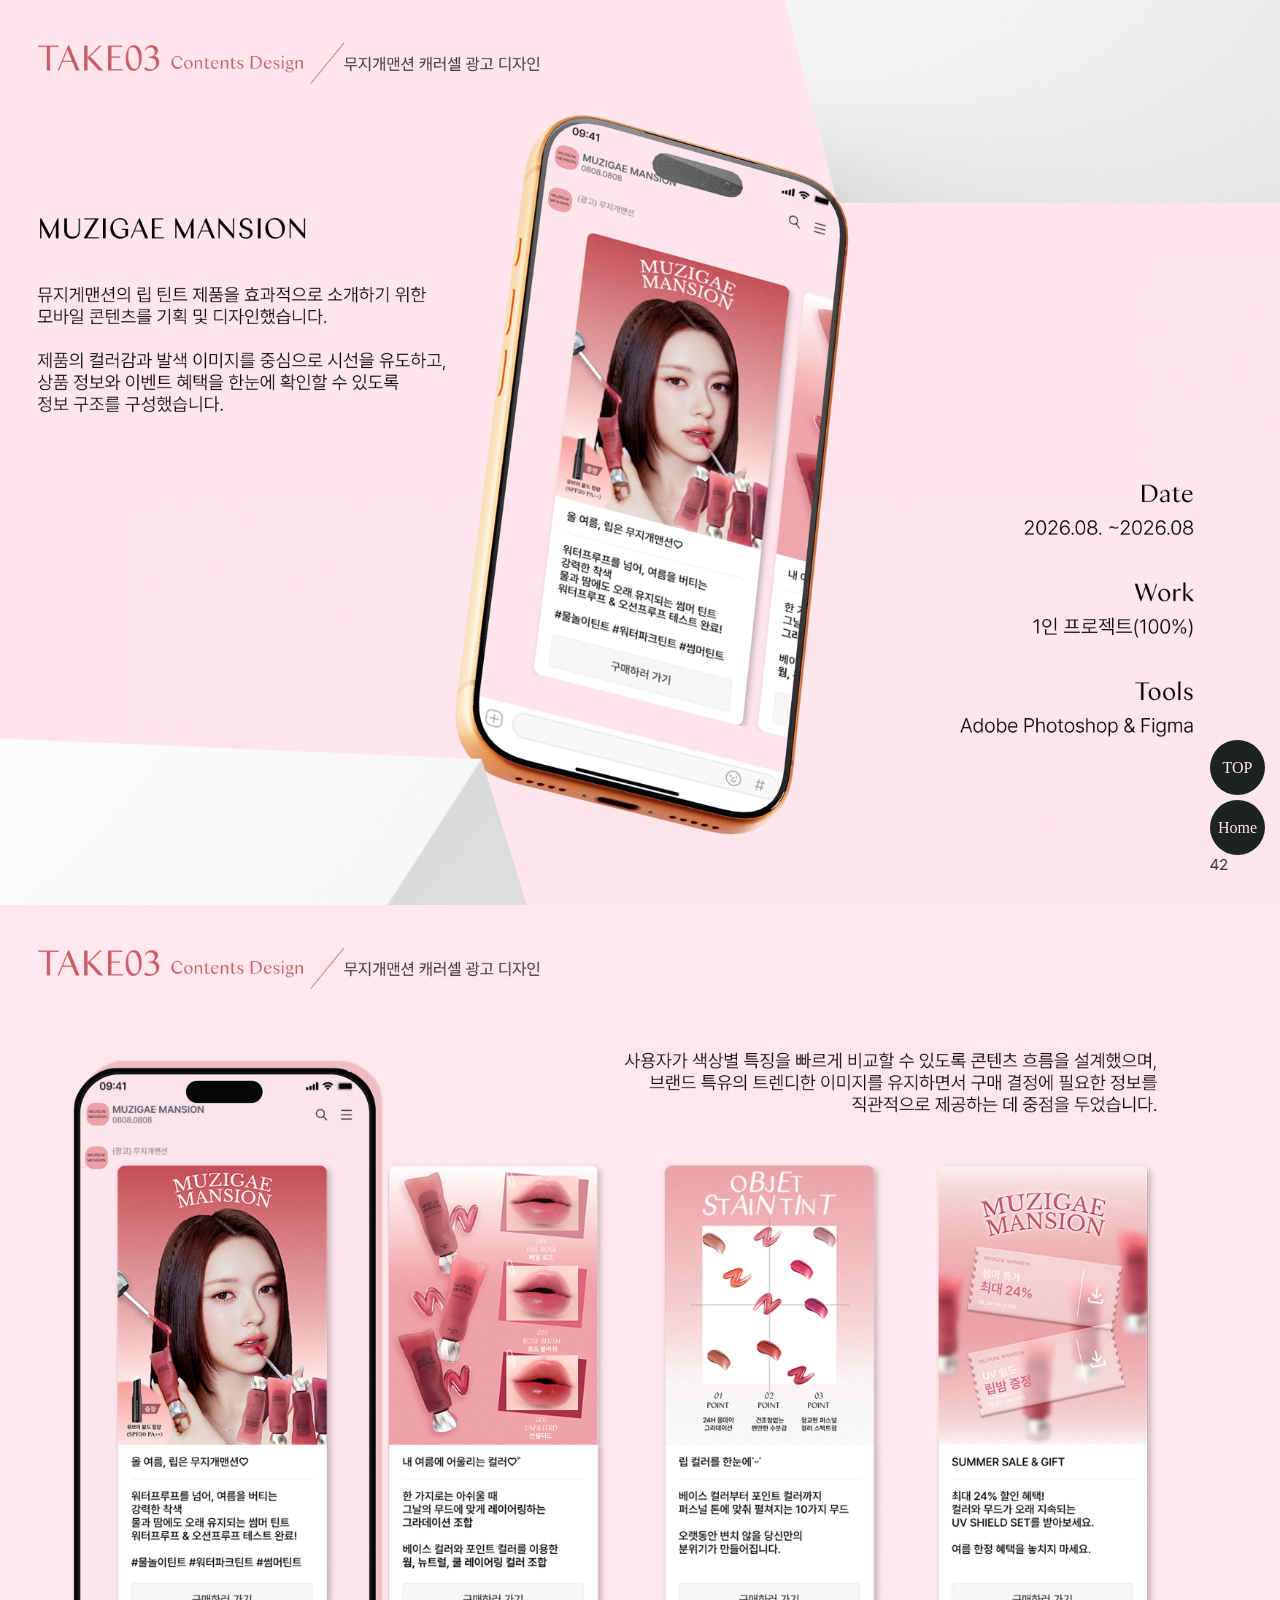
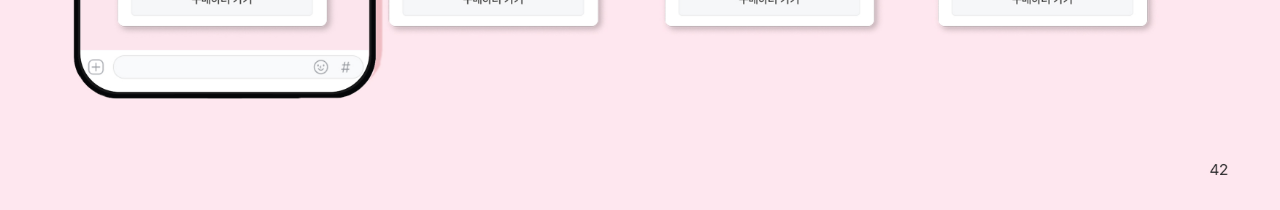
<file: muz_pdf.html>
<!doctype html>
<html>
	<head>
		<title>MUZIGAE MANSION</title>
		<meta charset="utf-8">
		<meta name="viewport" content="width=device-width, initial-scale=1">
		<meta http-equiv="X-UA-Compatible" content="IE=edge">
		<link rel="shortcut icon" href="./assets/img/muz_pdf/muzigae_favicon.svg" type="image/x-icon">
		<style>
			*{margin:0; padding:0;}
			a{text-decoration:none;
				color:inherit;}
			img{
				display: block;
				
			}
			.fixed_box{position:fixed;
				bottom:40px;
				right:30px;
				width:40px;}
			#top img{
					width: 100%;
				}
			.home_btn, .top_btn{
				display: inline-block;
				width:55px;
				line-height: 55px;
				background-color: #1d2323;
				text-align: center;
				border-radius:50%;
				margin-bottom:5px;
				color:#FFE6ED;
				transition: all 0.5s;
			}
			.fixed_box a:hover{
				background-color: #1d2323;
			}
		</style>
	</head>
	<body>
		<div id="top">
			<img src="./assets/img/muz_pdf/A4 - 44.jpg" alt="bx이미지"><!--가이드 이미지 경로 지정하기-->
			<img src="./assets/img/muz_pdf/A4 - 45.jpg" alt="bx이미지"><!--가이드 이미지 경로 지정하기-->
		</div>
		<div class="fixed_box">
			<a href="#top" class="top_btn"><!--href부분은 이미지를 감싼 div에 있는 id이름과 동일하게 설정.-->
				TOP
			</a>
			<a href="포트폴리오사이트주소" target="_blank" class="home_btn">
				Home
			</a>
		</div>


		<!--이동시 부드럽게 이동시키기 위해 추가한 구문 시작. script쪽 전부 삭제가능.-->
		<script src="https://code.jquery.com/jquery-1.12.4.min.js" integrity="sha256-ZosEbRLbNQzLpnKIkEdrPv7lOy9C27hHQ+Xp8a4MxAQ=" crossorigin="anonymous"></script>
		<script>
			$(function() {
				$('a[href*="#"]:not([href="#"])').click(function() {
				if (location.pathname.replace(/^\//,'') == this.pathname.replace(/^\//,'') && location.hostname == this.hostname) {
				var target = $(this.hash);
				target = target.length ? target : $('[name=' + this.hash.slice(1) +']');
				if (target.length) {
				$('html, body').animate({
				scrollTop: target.offset().top
				}, 500);//움직이는 시간 조정
				return false;
				}
				}
				});
				});
		</script>
		<!--이동시 부드럽게 이동시키기 위해 추가한 구문 끝. 삭제가능.-->
	</body>
</html>
</file>
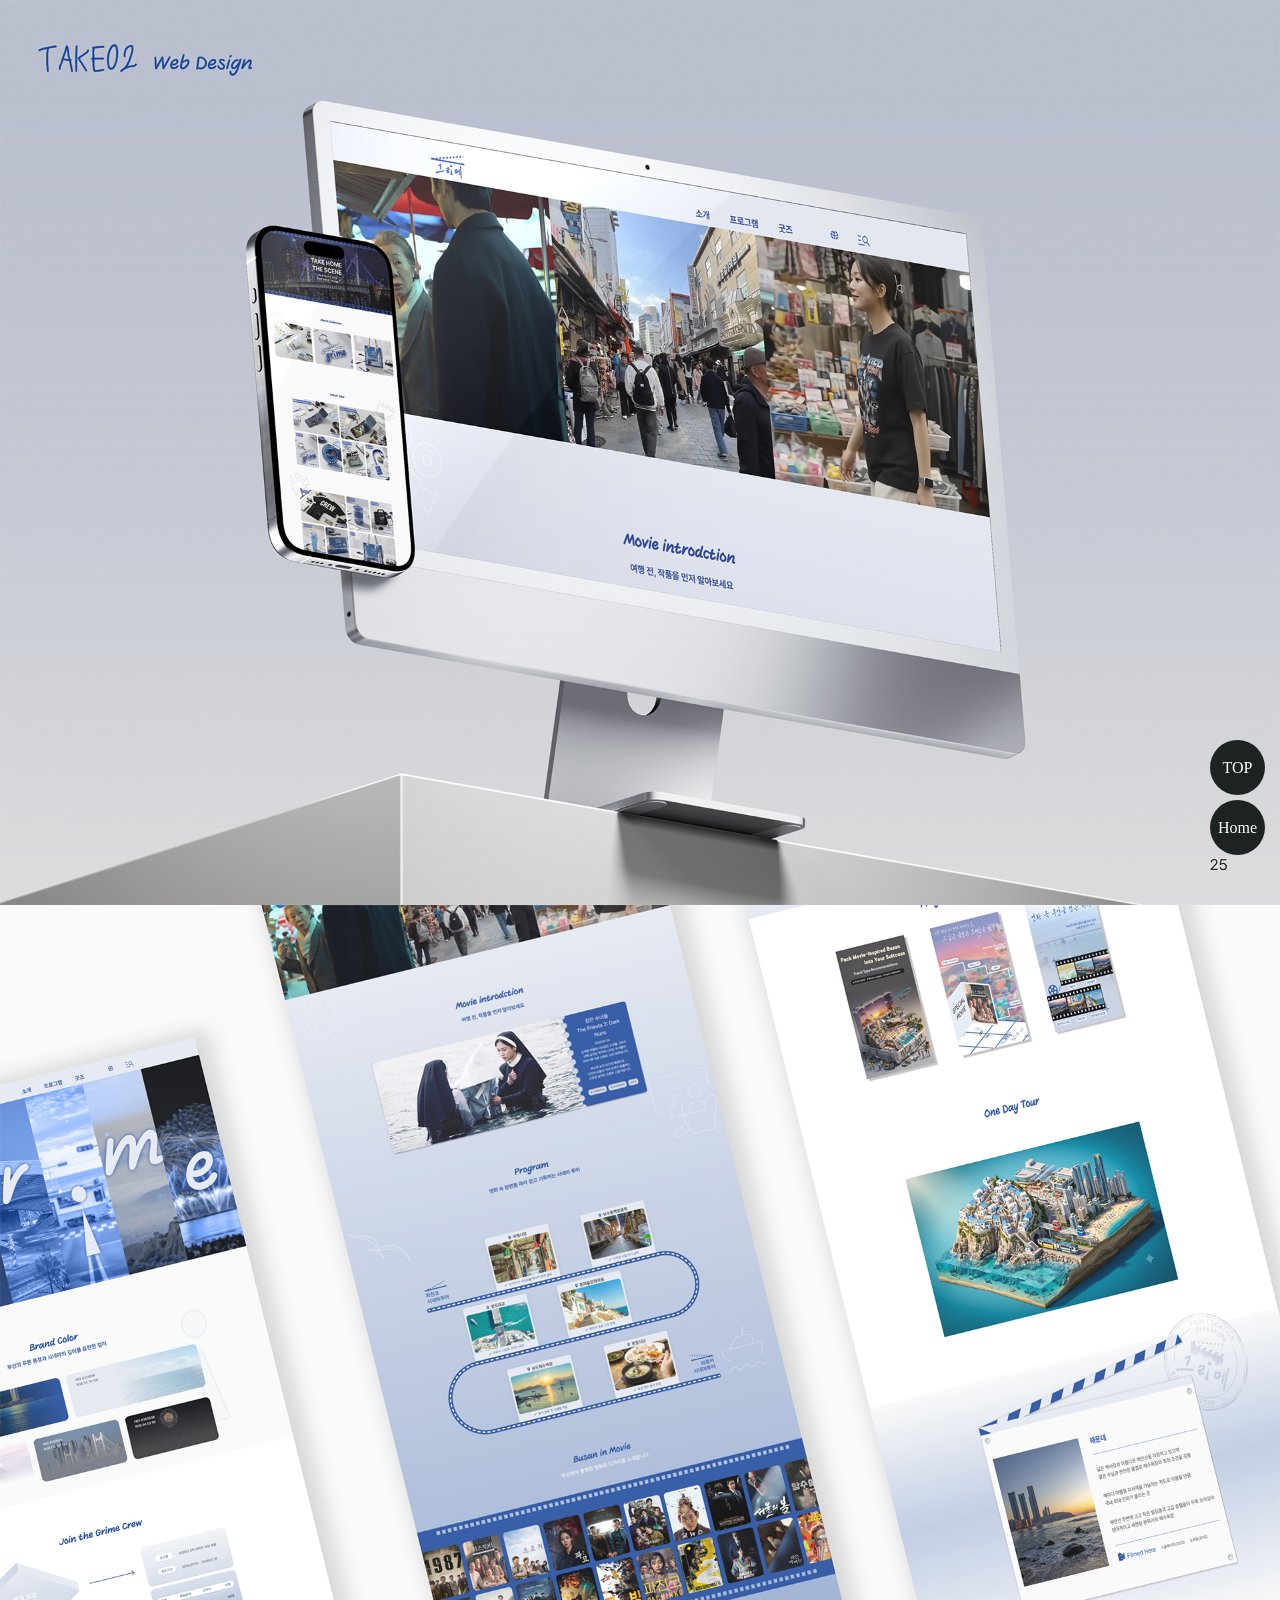
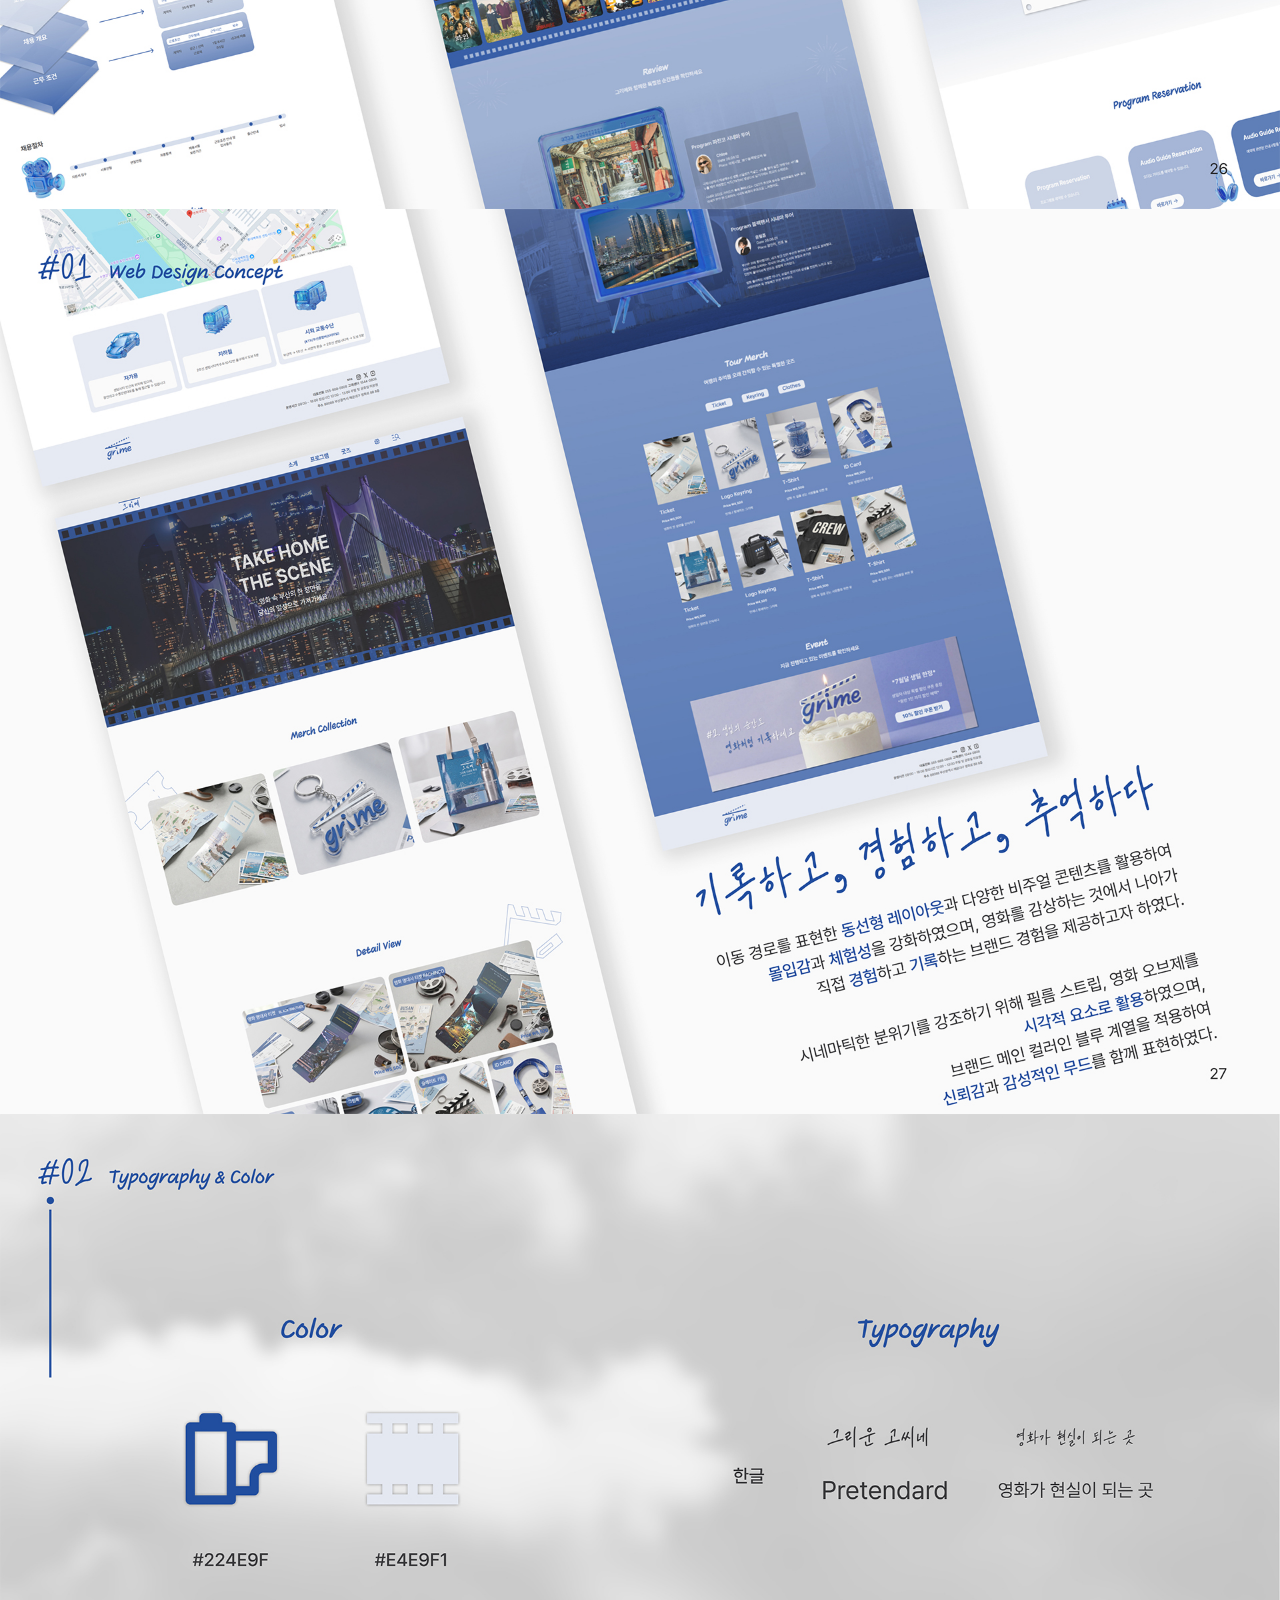
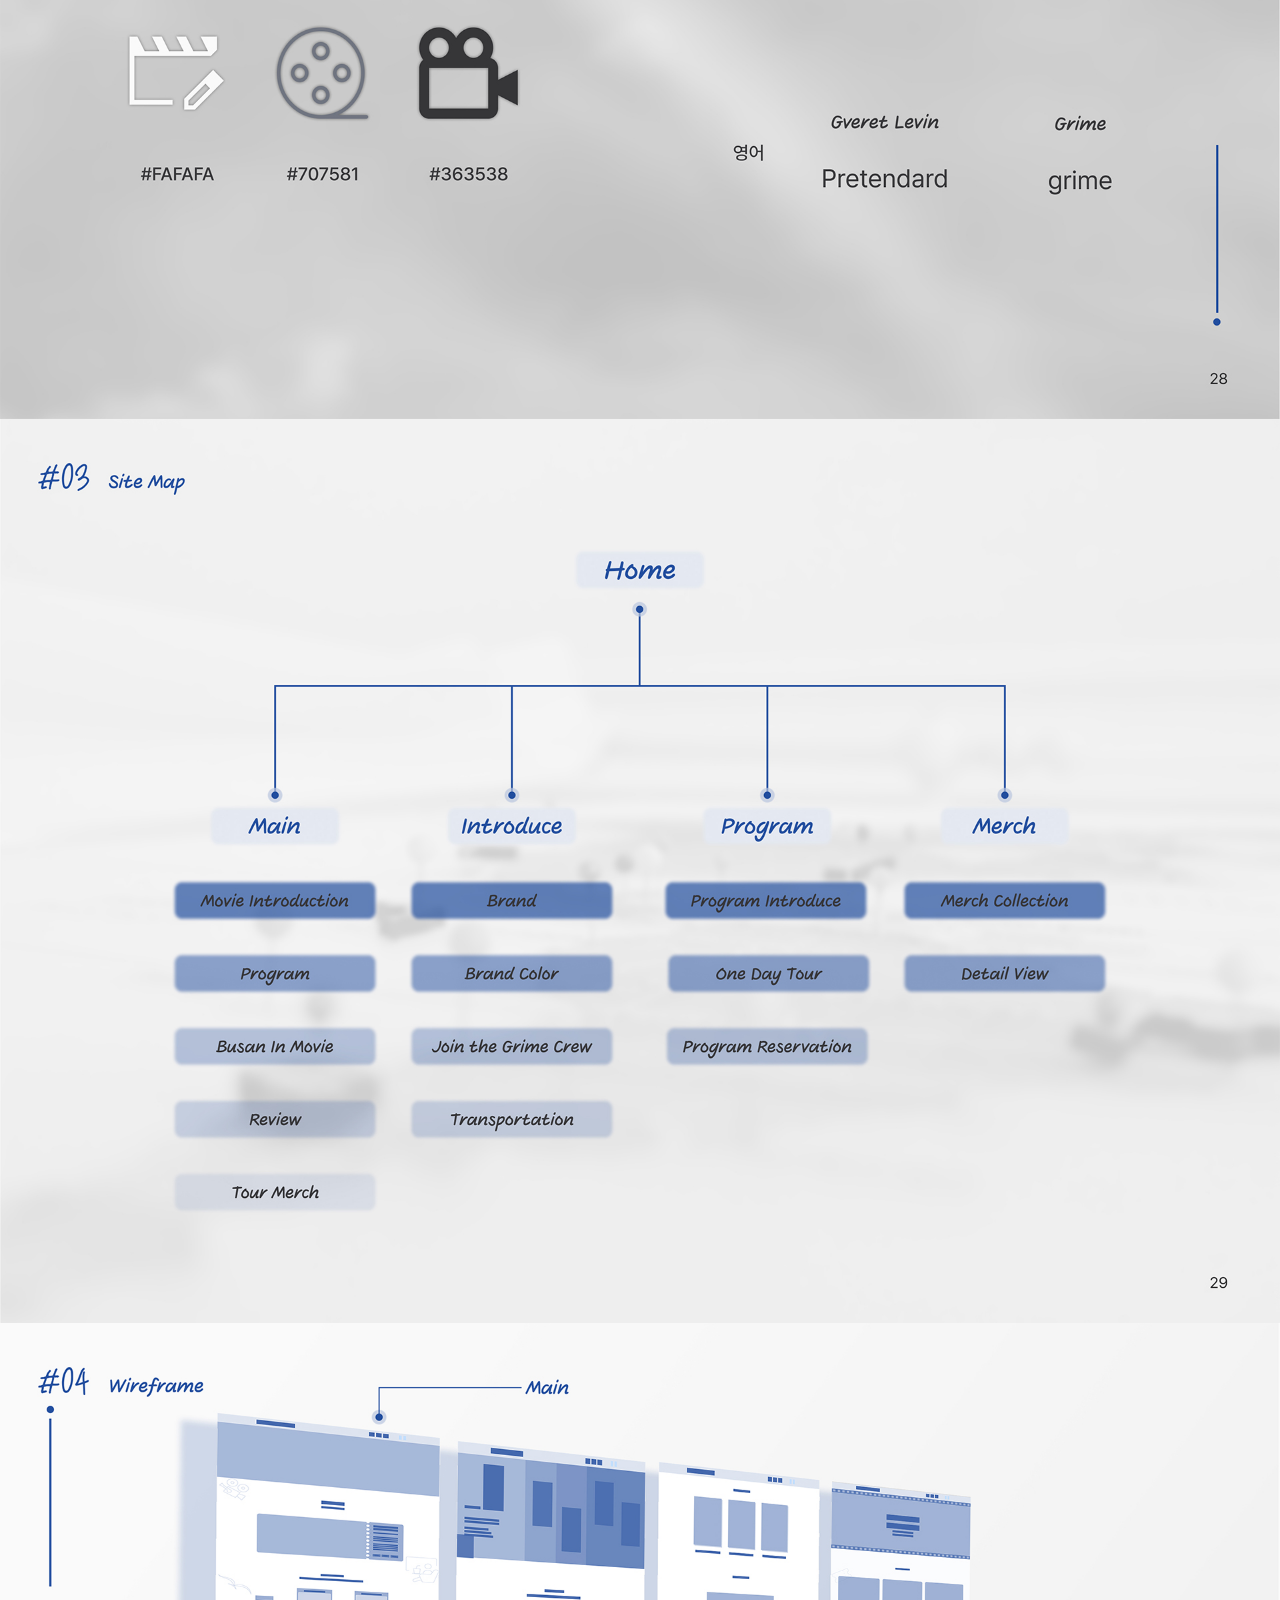
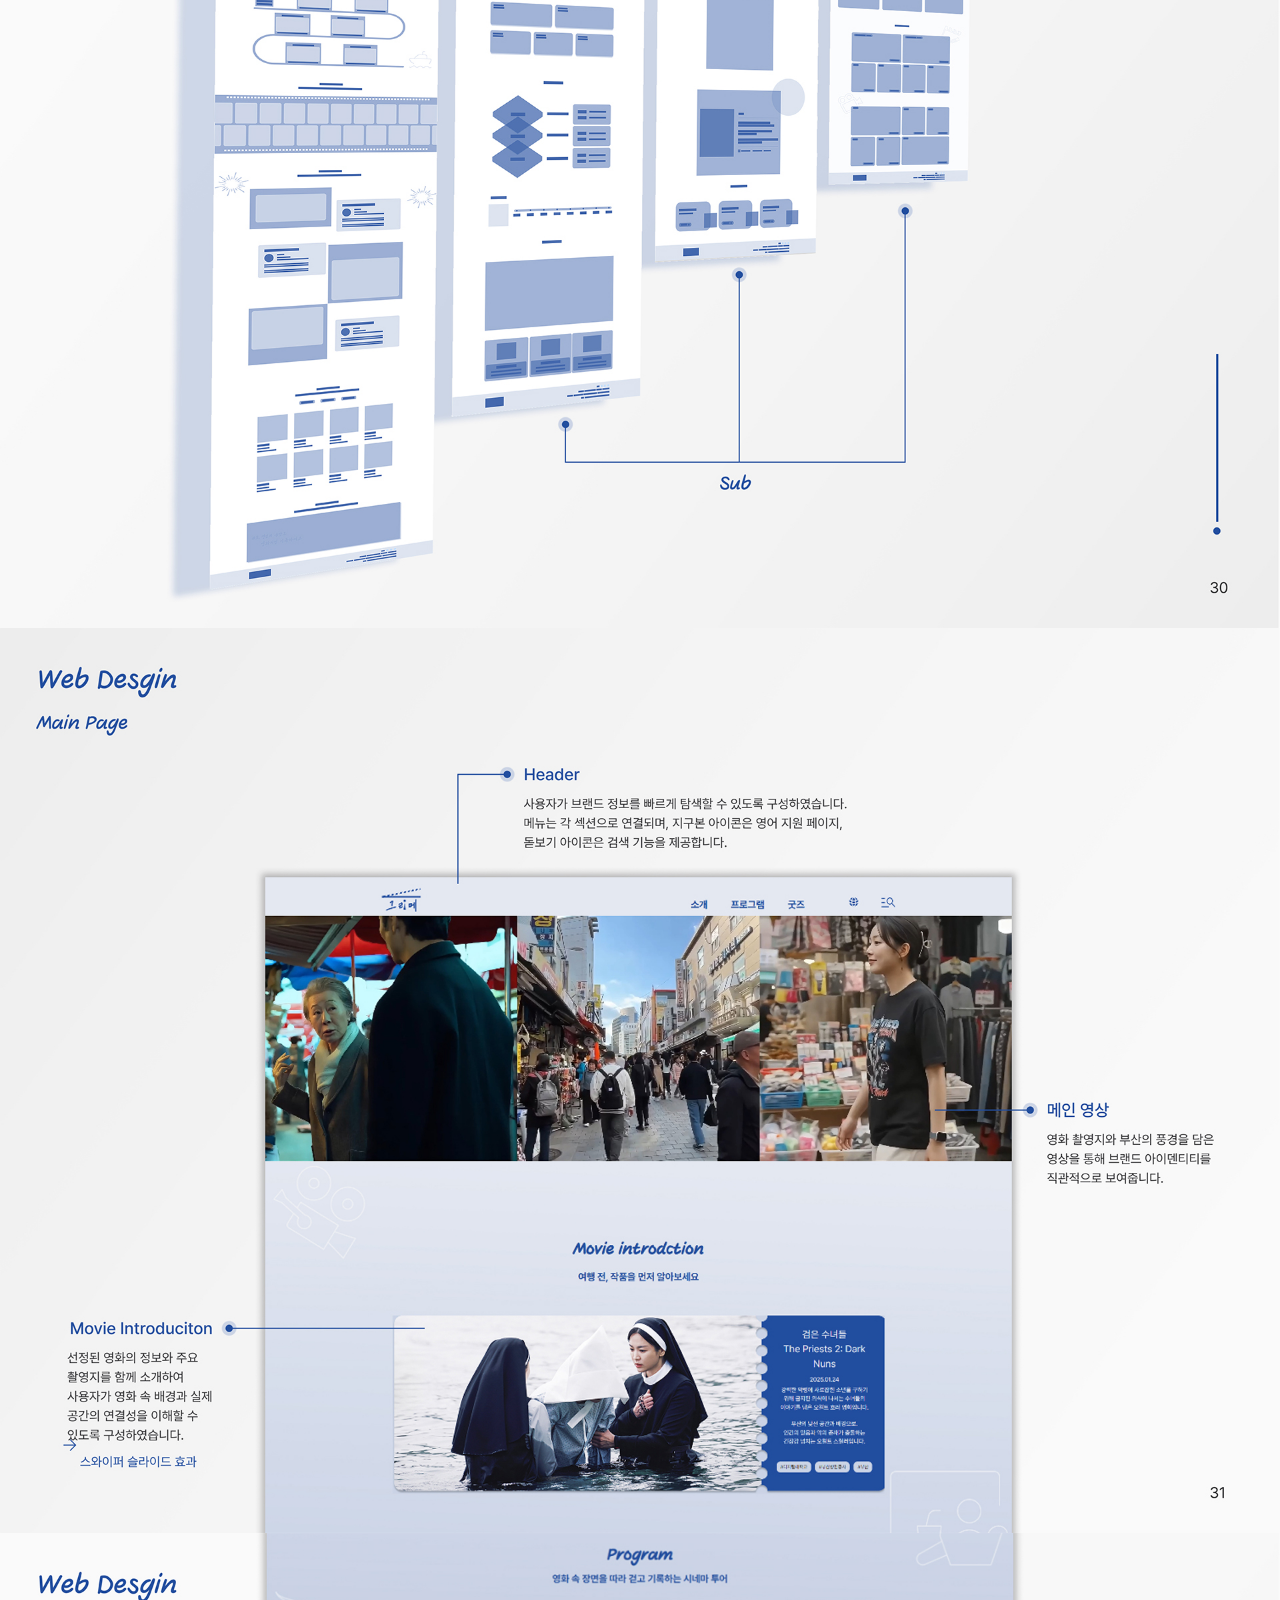
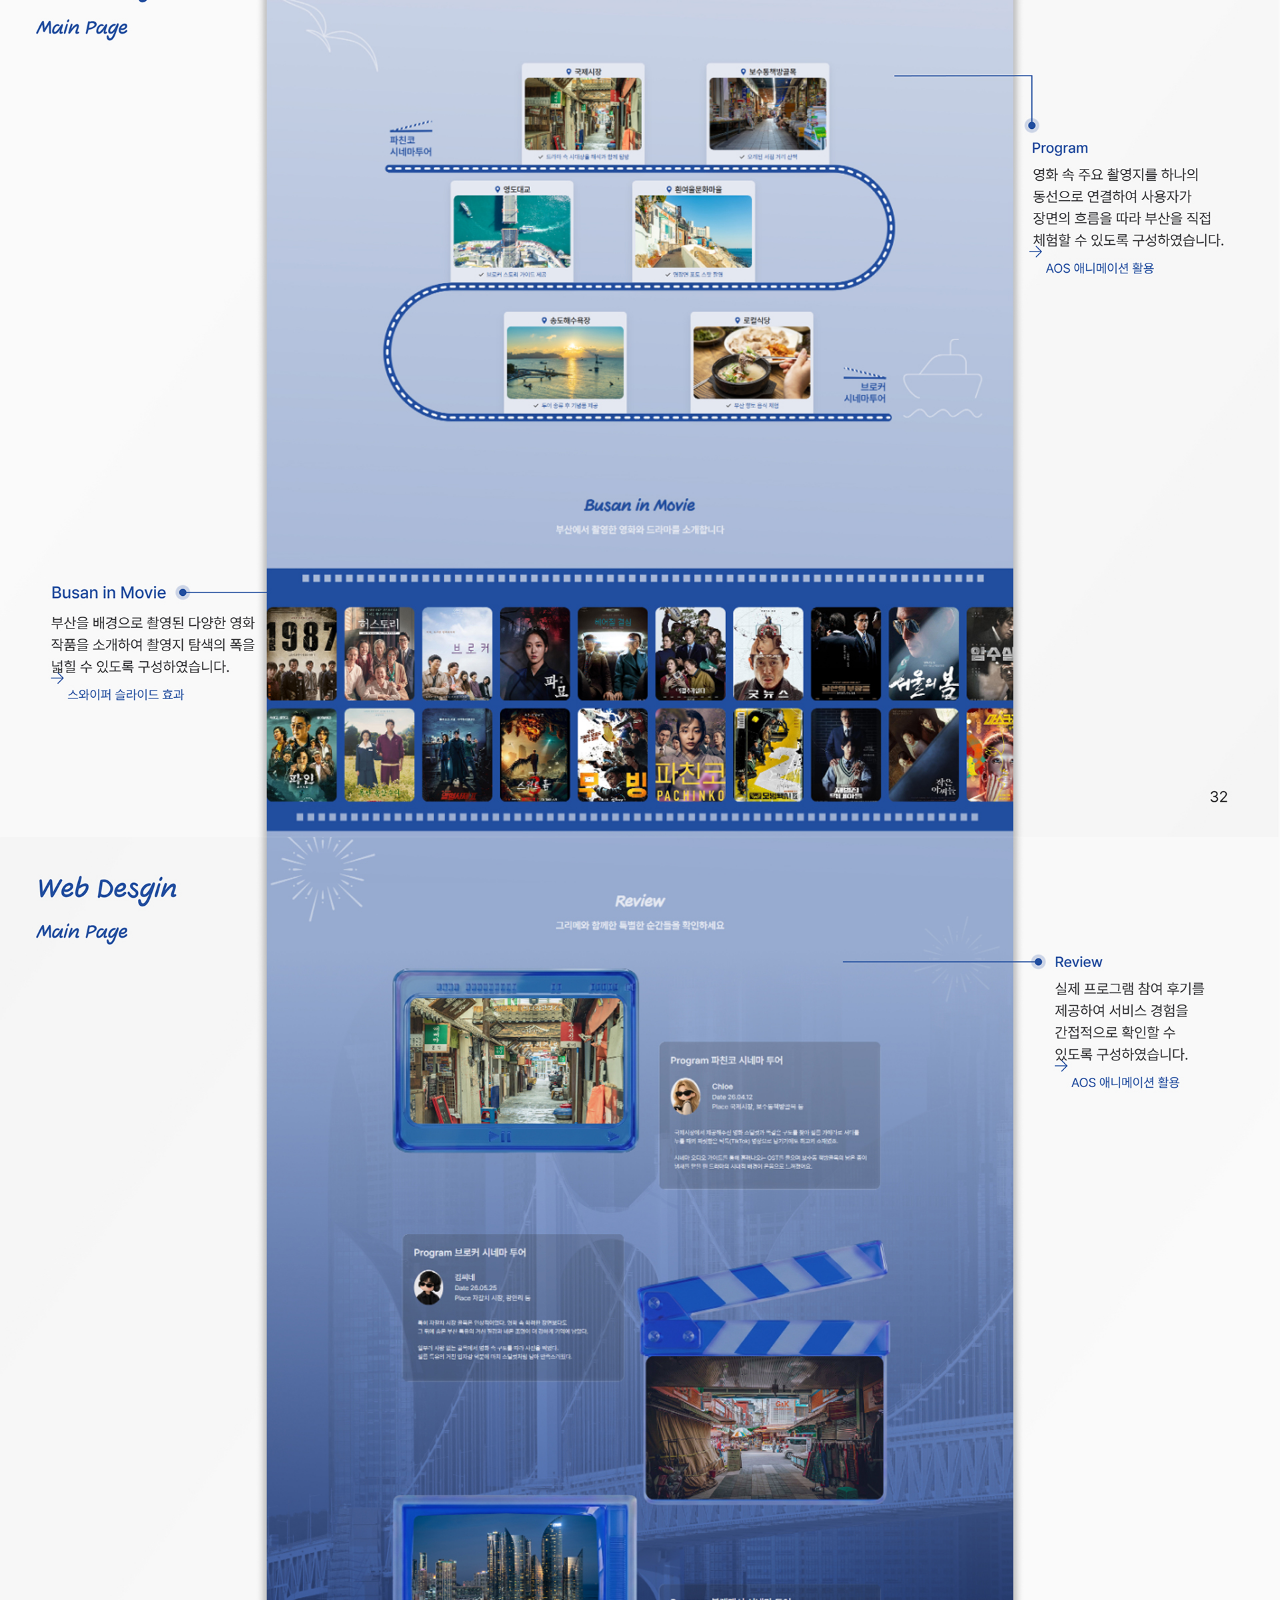
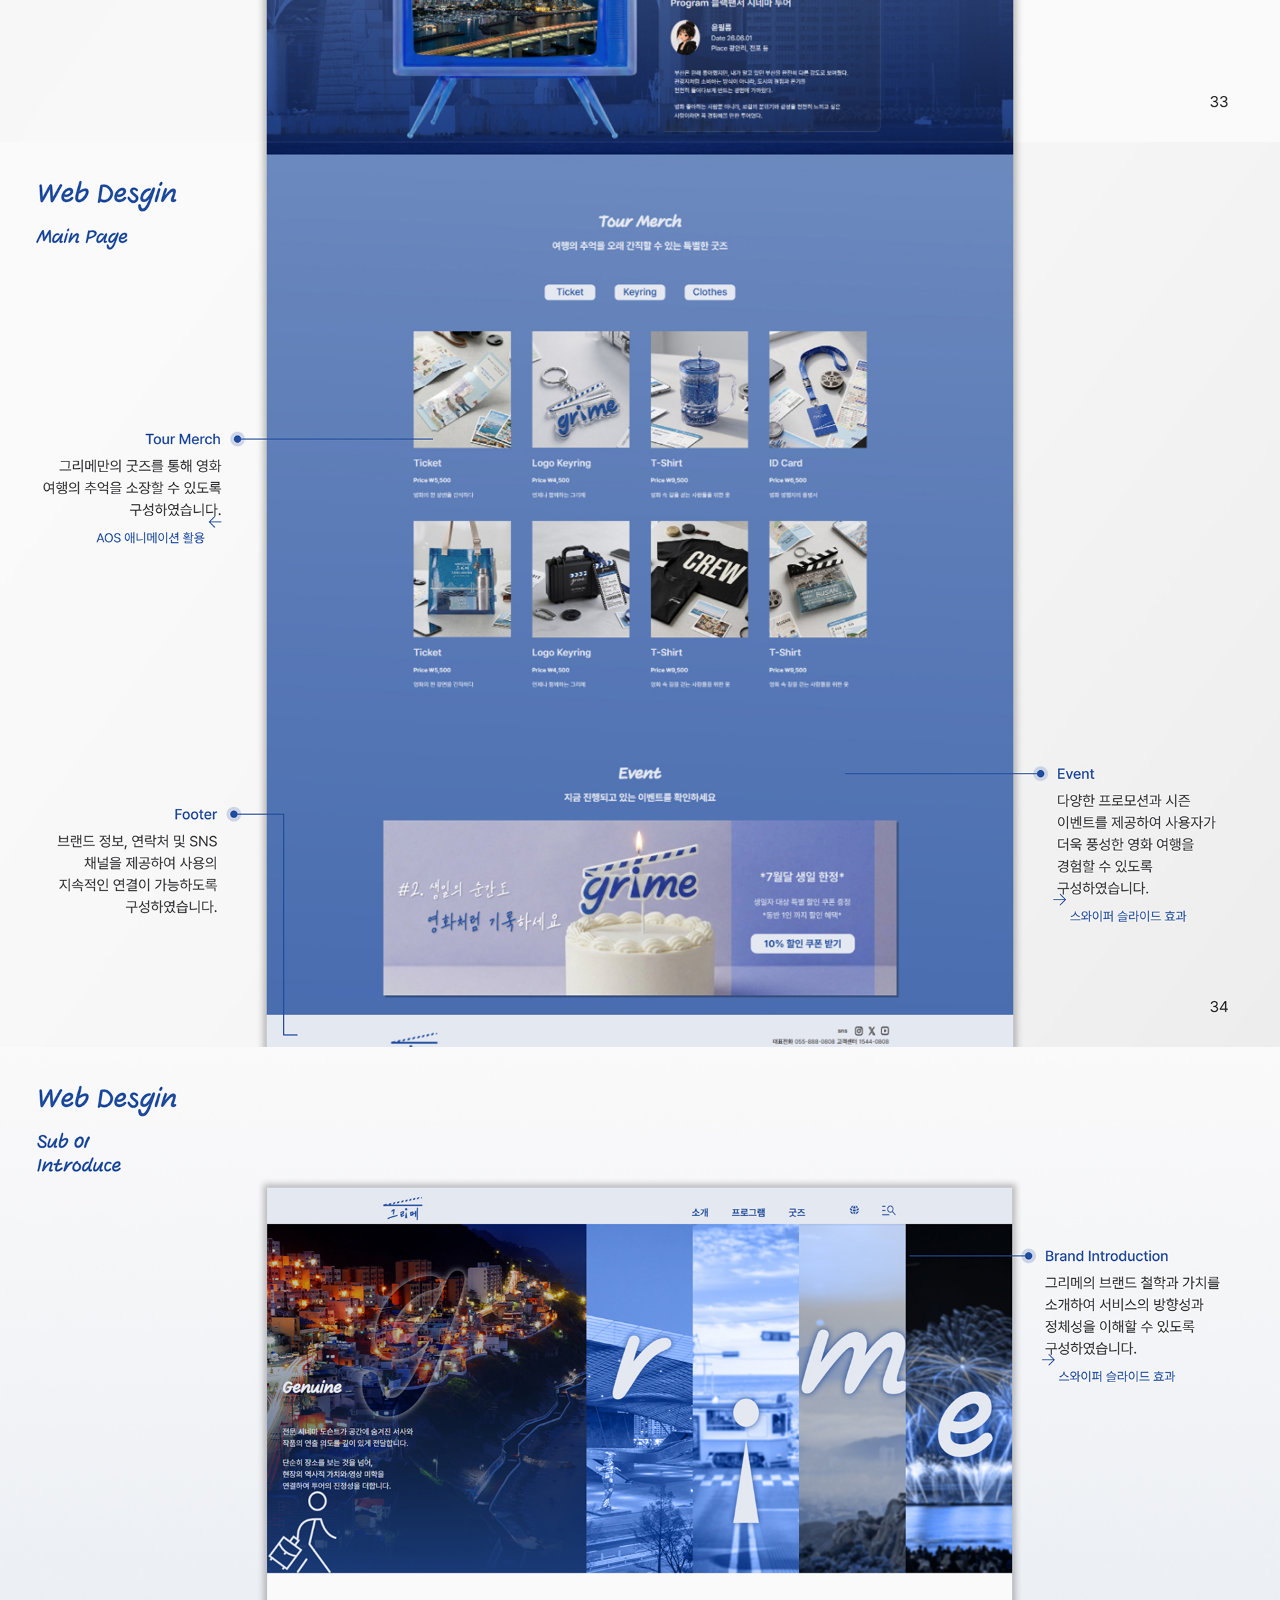
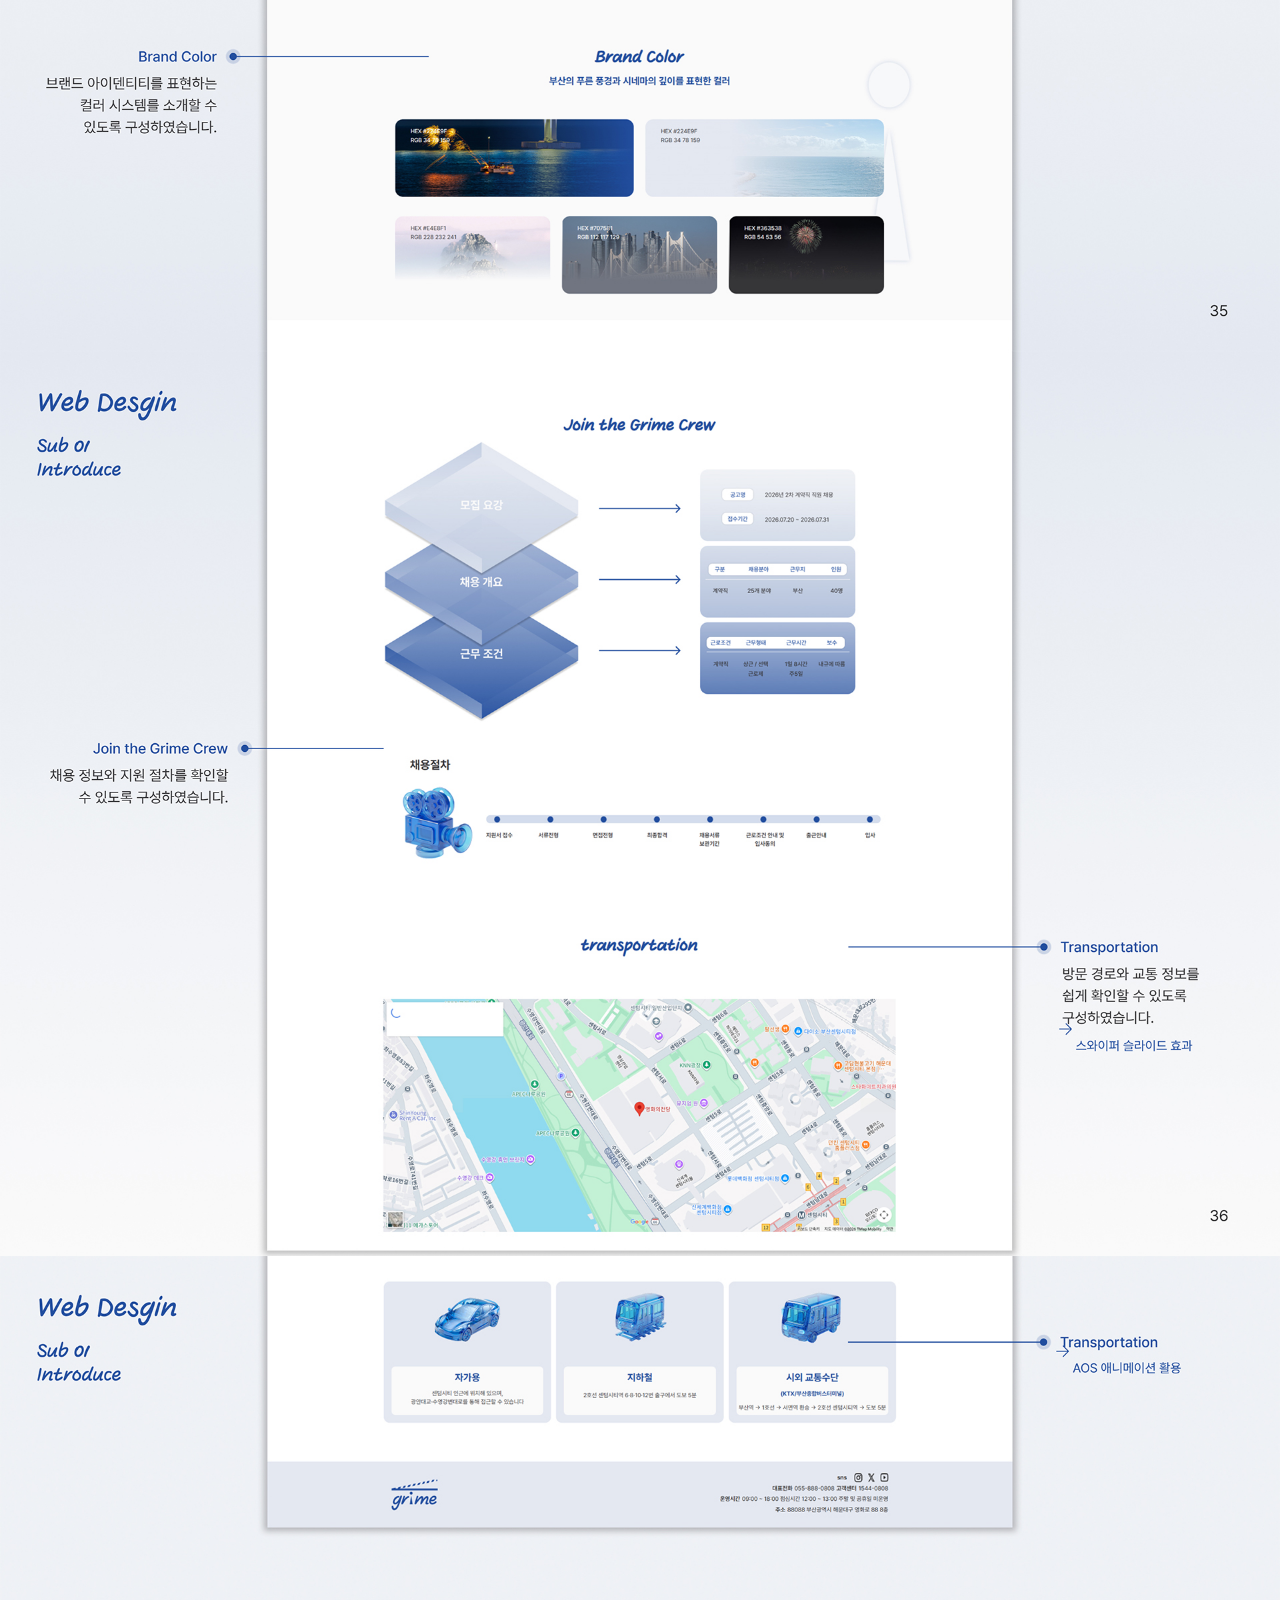
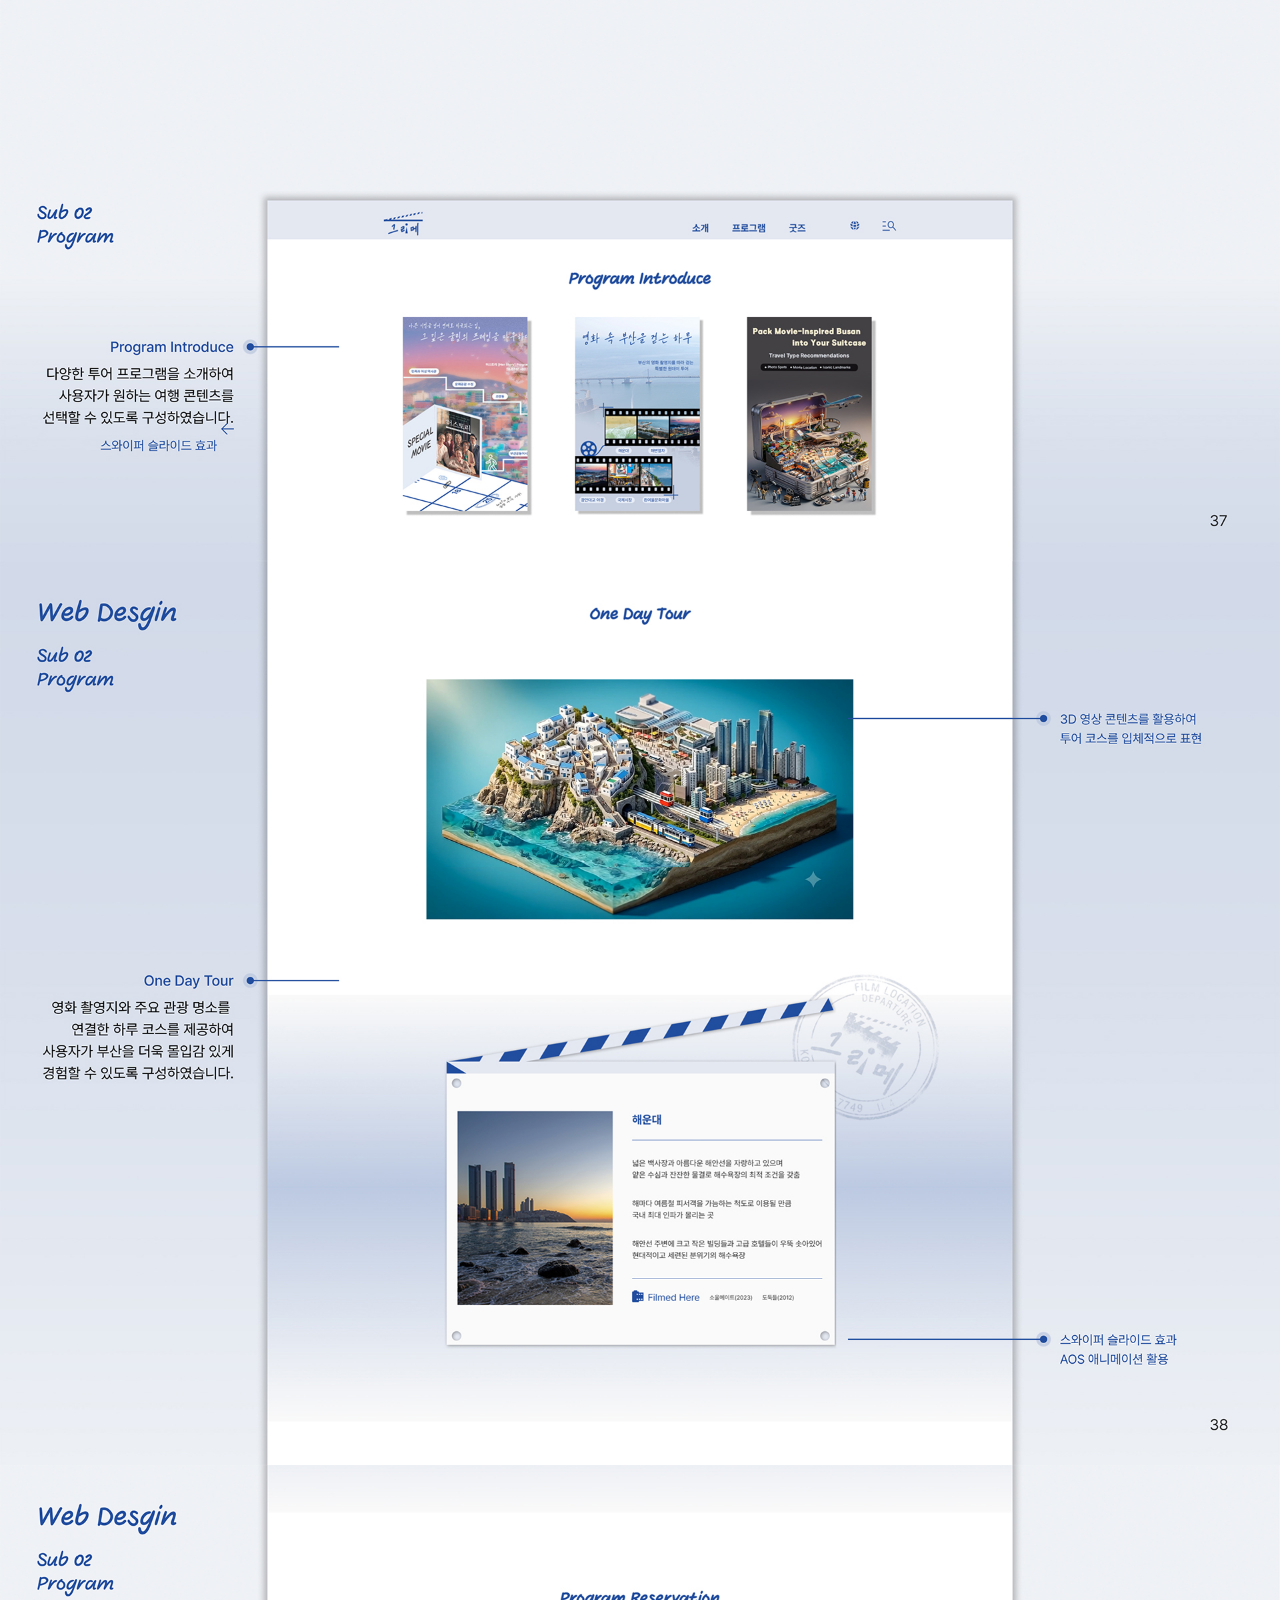
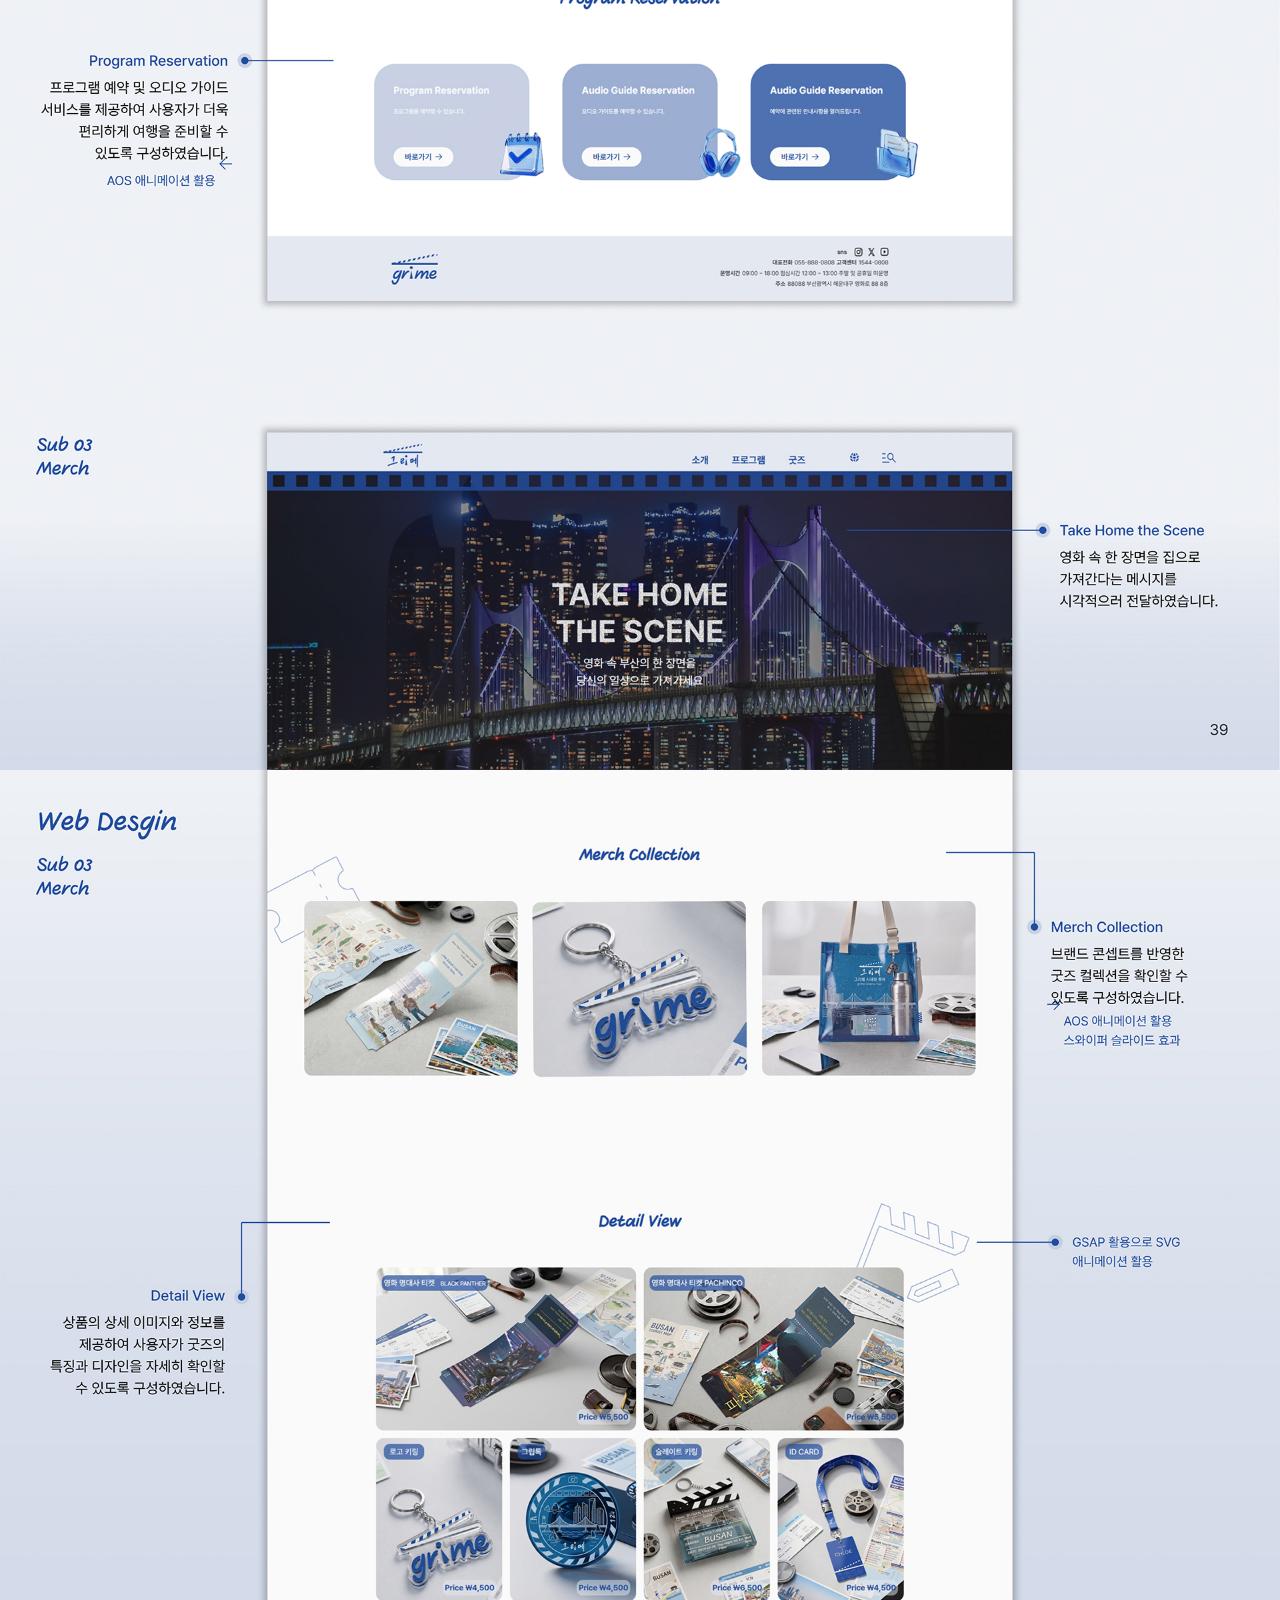
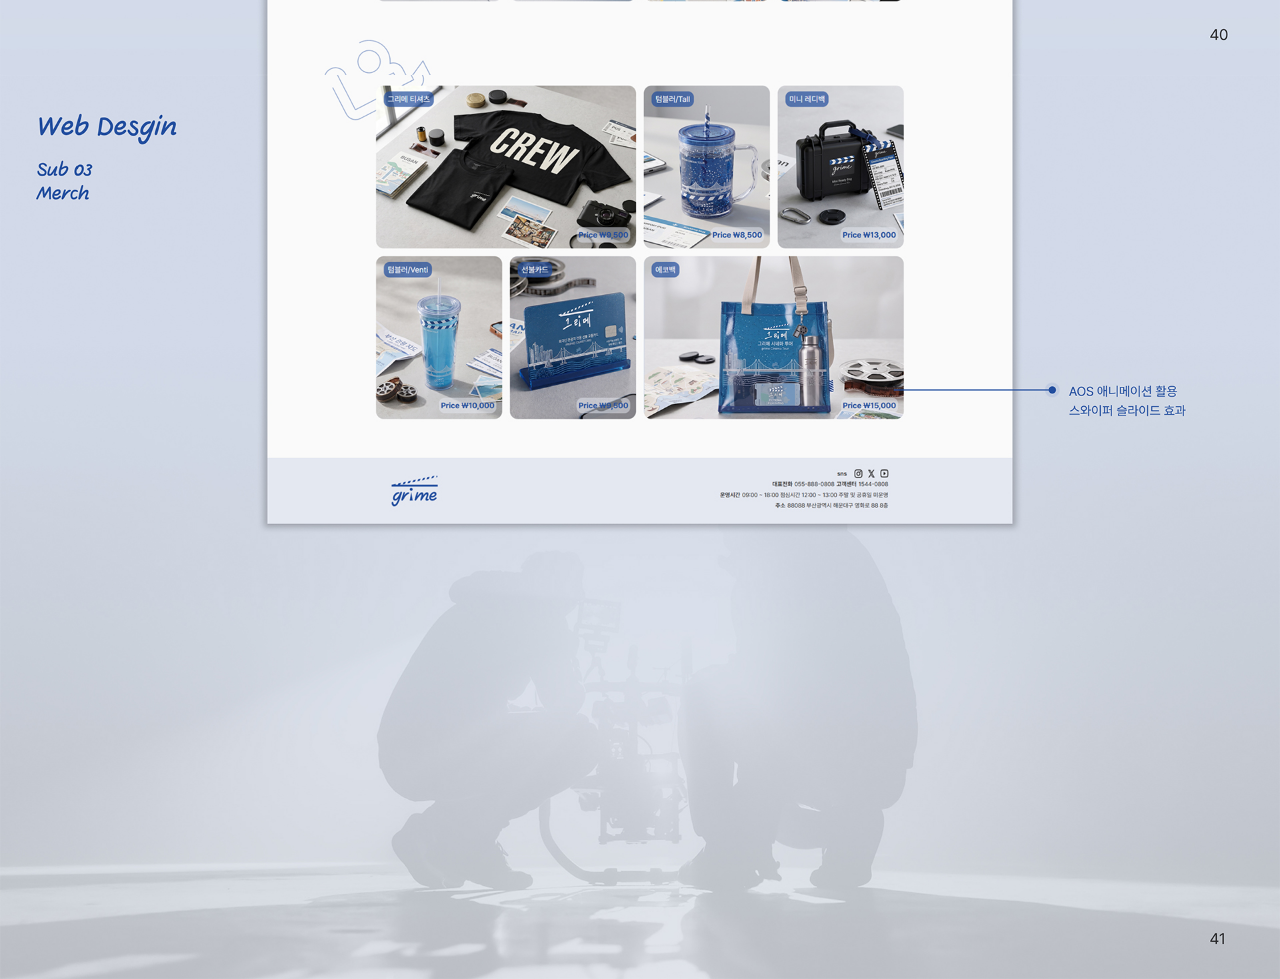
<file: web_guide.html>
<!doctype html>
<html>
	<head>
		<title>Grime_Web_guide</title>
		<meta charset="utf-8">
		<meta name="viewport" content="width=device-width, initial-scale=1">
		<meta http-equiv="X-UA-Compatible" content="IE=edge">
		<link rel="shortcut icon" href="./assets/img/web_guide/favicon.svg" type="image/x-icon">
		<style>
			*{margin:0; padding:0;}
			a{text-decoration:none;
				color:inherit;}
			img{
				display: block;
				
			}
			.fixed_box{position:fixed;
				bottom:40px;
				right:30px;
				width:40px;}
			#top img{
					width: 100%;
				}
			.home_btn, .top_btn{
				display: inline-block;
				width:55px;
				line-height: 55px;
				background-color: #1d2323;
				text-align: center;
				border-radius:50%;
				margin-bottom:5px;
				color:#fff;
				transition: all 0.5s;
			}
			.fixed_box a:hover{
				background-color: #1d2323;
			}
		</style>
	</head>
	<body>
		<div id="top">
			<img src="./assets/img/web_guide/Untitled-1_0024_A4 - 25.jpg.jpg" alt="bx이미지"><!--가이드 이미지 경로 지정하기-->
			<img src="./assets/img/web_guide/Untitled-1_0025_A4 - 26.jpg.jpg" alt="bx이미지"><!--가이드 이미지 경로 지정하기-->
			<img src="./assets/img/web_guide/Untitled-1_0026_A4 - 27.jpg.jpg" alt="bx이미지"><!--가이드 이미지 경로 지정하기-->
			<img src="./assets/img/web_guide/Untitled-1_0027_A4 - 28.jpg.jpg" alt="bx이미지"><!--가이드 이미지 경로 지정하기-->
			<img src="./assets/img/web_guide/Untitled-1_0028_A4 - 29.jpg.jpg" alt="bx이미지"><!--가이드 이미지 경로 지정하기-->
			<img src="./assets/img/web_guide/Untitled-1_0029_A4 - 30.jpg.jpg" alt="bx이미지"><!--가이드 이미지 경로 지정하기-->
			<img src="./assets/img/web_guide/Untitled-1_0030_A4 - 31.jpg.jpg" alt="bx이미지"><!--가이드 이미지 경로 지정하기-->
			<img src="./assets/img/web_guide/Untitled-1_0031_A4 - 32.jpg.jpg" alt="bx이미지"><!--가이드 이미지 경로 지정하기-->
			<img src="./assets/img/web_guide/Untitled-1_0032_A4 - 33.jpg.jpg" alt="bx이미지"><!--가이드 이미지 경로 지정하기-->
			<img src="./assets/img/web_guide/Untitled-1_0033_A4 - 34.jpg.jpg" alt="bx이미지"><!--가이드 이미지 경로 지정하기-->
			<img src="./assets/img/web_guide/Untitled-1_0034_A4 - 35.jpg.jpg" alt="bx이미지"><!--가이드 이미지 경로 지정하기-->
			<img src="./assets/img/web_guide/Untitled-1_0035_A4 - 36.jpg.jpg" alt="bx이미지"><!--가이드 이미지 경로 지정하기-->
			<img src="./assets/img/web_guide/Untitled-1_0036_A4 - 37.jpg.jpg" alt="bx이미지"><!--가이드 이미지 경로 지정하기-->
			<img src="./assets/img/web_guide/Untitled-1_0037_A4 - 38.jpg.jpg" alt="bx이미지"><!--가이드 이미지 경로 지정하기-->
			<img src="./assets/img/web_guide/Untitled-1_0038_A4 - 39.jpg.jpg" alt="bx이미지"><!--가이드 이미지 경로 지정하기-->
			<img src="./assets/img/web_guide/Untitled-1_0039_A4 - 40.jpg.jpg" alt="bx이미지"><!--가이드 이미지 경로 지정하기-->
			<img src="./assets/img/web_guide/Untitled-1_0040_A4 - 41.jpg.jpg" alt="bx이미지"><!--가이드 이미지 경로 지정하기-->
		</div>
		<div class="fixed_box">
			<a href="#top" class="top_btn"><!--href부분은 이미지를 감싼 div에 있는 id이름과 동일하게 설정.-->
				TOP
			</a>
			<a href="./index.html" target="_blank" class="home_btn">
				Home
			</a>
		</div>


		<!--이동시 부드럽게 이동시키기 위해 추가한 구문 시작. script쪽 전부 삭제가능.-->
		<script src="https://code.jquery.com/jquery-1.12.4.min.js" integrity="sha256-ZosEbRLbNQzLpnKIkEdrPv7lOy9C27hHQ+Xp8a4MxAQ=" crossorigin="anonymous"></script>
		<script>
			$(function() {
				$('a[href*="#"]:not([href="#"])').click(function() {
				if (location.pathname.replace(/^\//,'') == this.pathname.replace(/^\//,'') && location.hostname == this.hostname) {
				var target = $(this.hash);
				target = target.length ? target : $('[name=' + this.hash.slice(1) +']');
				if (target.length) {
				$('html, body').animate({
				scrollTop: target.offset().top
				}, 500);//움직이는 시간 조정
				return false;
				}
				}
				});
				});
		</script>
		<!--이동시 부드럽게 이동시키기 위해 추가한 구문 끝. 삭제가능.-->
	</body>
</html>
</file>
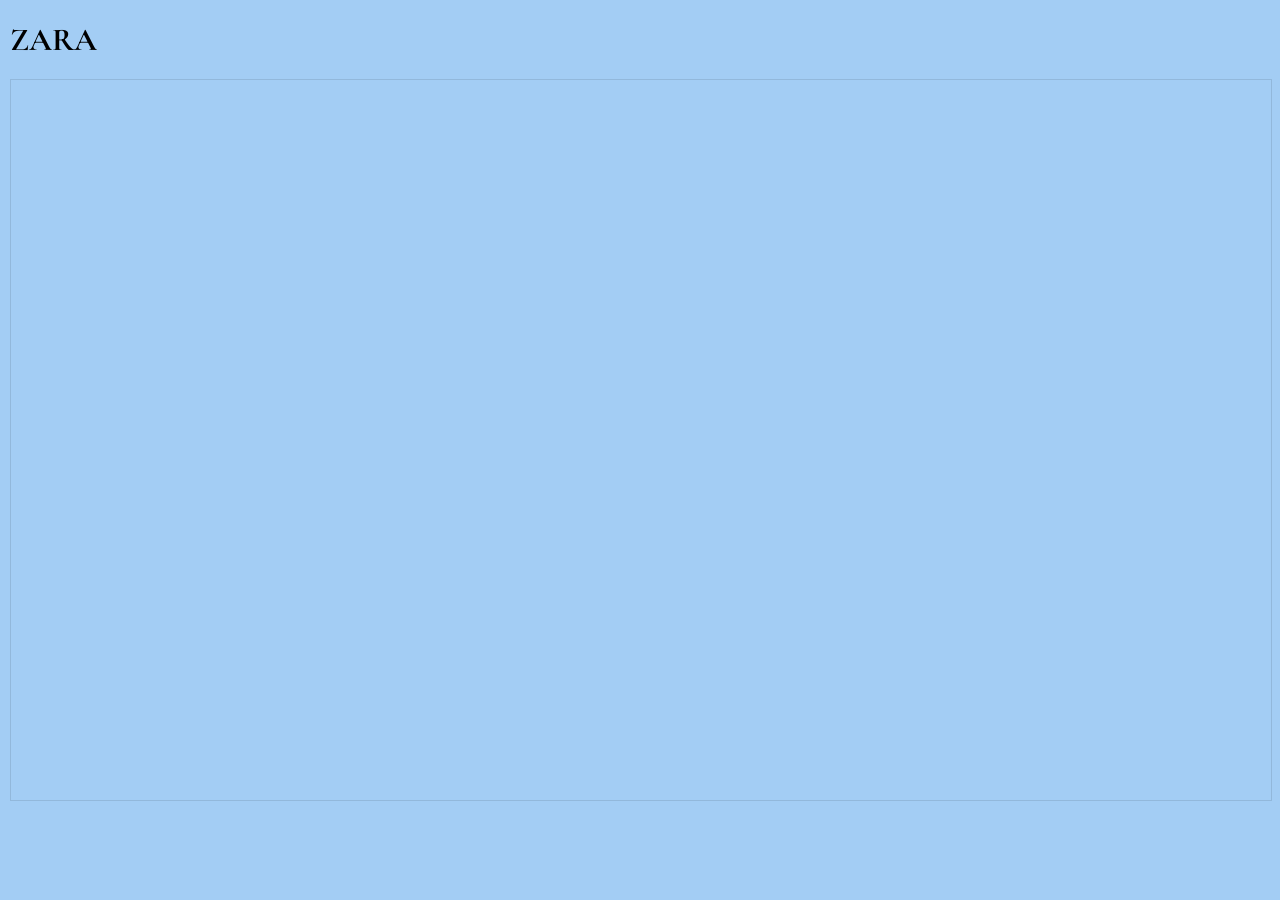
<file: zara_banner.html>
<!DOCTYPE html>
<html lang="en">
<head>
    <meta charset="UTF-8">
    <meta name="viewport" content="width=device-width, initial-scale=1.0">
    <link href="https://fonts.googleapis.com/css2?family=Cormorant+Garamond:ital,wght@0,300..700;1,300..700&family=IBM+Plex+Sans+KR&display=swap" rel="stylesheet">
    <link rel="shortcut icon" href="./assets/img/banner/zara_favicon.svg" type="image/x-icon">
    <title>ZARA</title>
    <style>
        *{
            margin: 0;
            padding: 0;
        }
	body{
		background-color:#A3CDF4;
        font-family: "Cormorant Garamond"
	}
	h1{
		padding:20px 0;
	}
        .figma{
            max-width:1500PX;
		padding:0 10px;
            height: 80vh;
            margin:0 auto;
		box-sizing:border-box;
        }
    </style>
</head>
<body>
   
    <div class="figma">
    <h1>ZARA</h1>
    <iframe style="border: 1px solid rgba(0, 0, 0, 0.1);" width="100%" height="100%" src="https://embed.figma.com/proto/sm9YgzyIRWIsAMLFKjNDNo/%EC%B9%B4%EC%B9%B4%EC%98%A4_%EB%B9%84%EC%A6%88%EB%8B%88%EC%8A%A4_%EB%B0%B0%EB%84%88_%EC%9E%90%EB%9D%BC?node-id=1-199&p=f&viewport=592%2C45%2C0.22&scaling=scale-down&content-scaling=fixed&starting-point-node-id=1%3A199&page-id=0%3A1&embed-host=share" allowfullscreen></iframe>
    <!--피그마 링크의 임베드 코드 가져오기로 가져와서 크기 수정합니다!-->
</body>
</html>
</file>
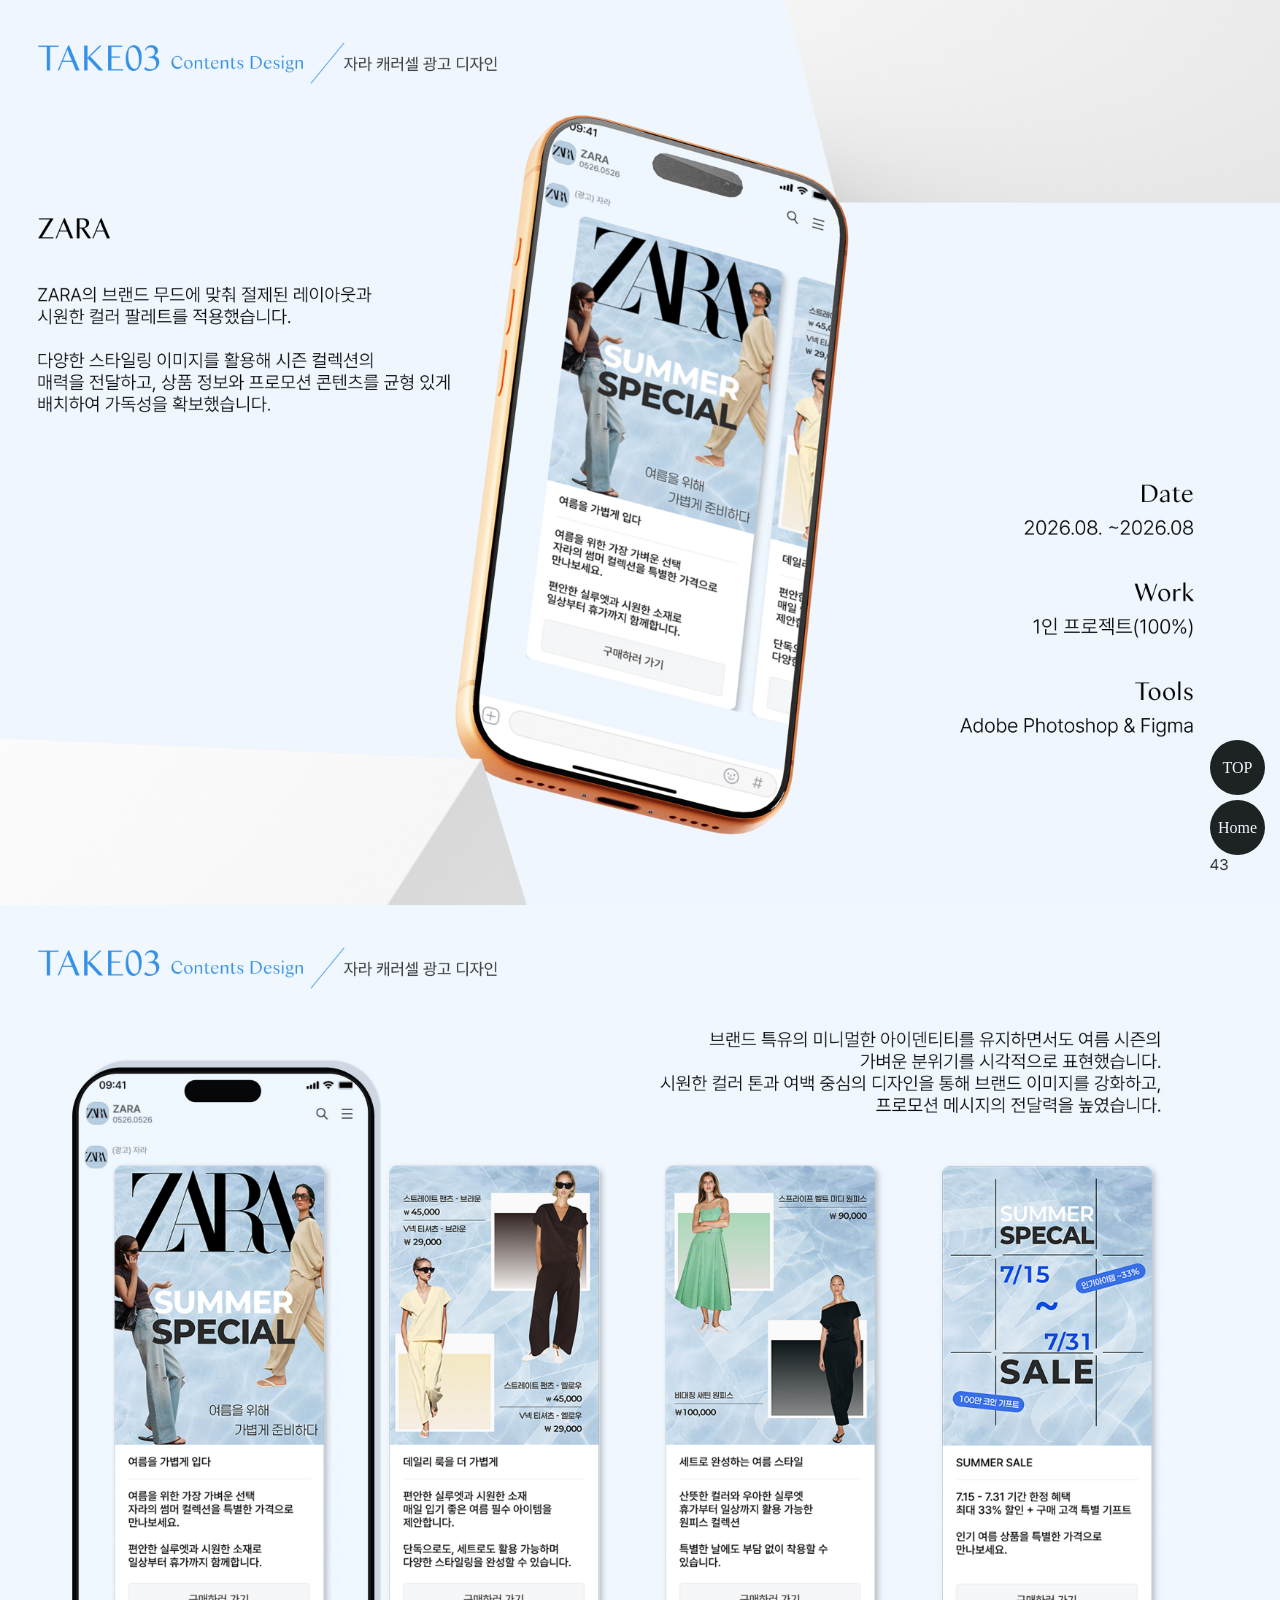
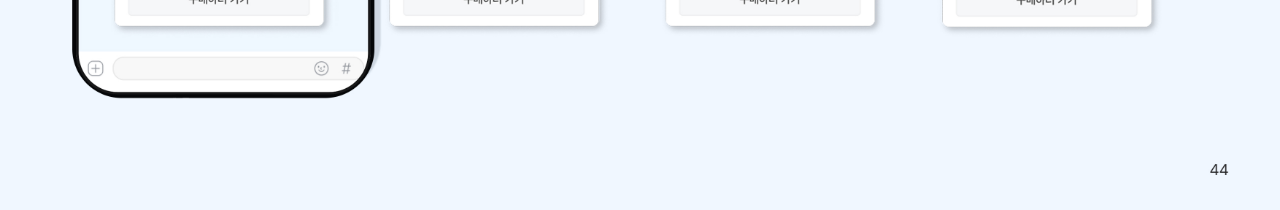
<file: zara_pdf.html>
<!doctype html>
<html>
	<head>
		<title>ZARA</title>
		<meta charset="utf-8">
		<meta name="viewport" content="width=device-width, initial-scale=1">
		<meta http-equiv="X-UA-Compatible" content="IE=edge">
		<link rel="shortcut icon" href="./assets/img/banner/zara_favicon.svg" type="image/x-icon">
		<style>
			*{margin:0; padding:0;}
			a{text-decoration:none;
				color:inherit;}
			img{
				display: block;
				
			}
			.fixed_box{position:fixed;
				bottom:40px;
				right:30px;
				width:40px;}
			#top img{
					width: 100%;
				}
			.home_btn, .top_btn{
				display: inline-block;
				width:55px;
				line-height: 55px;
				background-color: #1d2323;
				text-align: center;
				border-radius:50%;
				margin-bottom:5px;
				color:#F0F6FF;
				transition: all 0.5s;
			}
			.fixed_box a:hover{
				background-color: #1d2323;
			}
		</style>
	</head>
	<body>
		<div id="top">
			<img src="./assets/img/zara_pdf/A4 - 46.jpg" alt="bx이미지"><!--가이드 이미지 경로 지정하기-->
			<img src="./assets/img/zara_pdf/A4 - 47.jpg" alt="bx이미지"><!--가이드 이미지 경로 지정하기-->
		</div>
		<div class="fixed_box">
			<a href="#top" class="top_btn"><!--href부분은 이미지를 감싼 div에 있는 id이름과 동일하게 설정.-->
				TOP
			</a>
			<a href="포트폴리오사이트주소" target="_blank" class="home_btn">
				Home
			</a>
		</div>


		<!--이동시 부드럽게 이동시키기 위해 추가한 구문 시작. script쪽 전부 삭제가능.-->
		<script src="https://code.jquery.com/jquery-1.12.4.min.js" integrity="sha256-ZosEbRLbNQzLpnKIkEdrPv7lOy9C27hHQ+Xp8a4MxAQ=" crossorigin="anonymous"></script>
		<script>
			$(function() {
				$('a[href*="#"]:not([href="#"])').click(function() {
				if (location.pathname.replace(/^\//,'') == this.pathname.replace(/^\//,'') && location.hostname == this.hostname) {
				var target = $(this.hash);
				target = target.length ? target : $('[name=' + this.hash.slice(1) +']');
				if (target.length) {
				$('html, body').animate({
				scrollTop: target.offset().top
				}, 500);//움직이는 시간 조정
				return false;
				}
				}
				});
				});
		</script>
		<!--이동시 부드럽게 이동시키기 위해 추가한 구문 끝. 삭제가능.-->
	</body>
</html>
</file>
